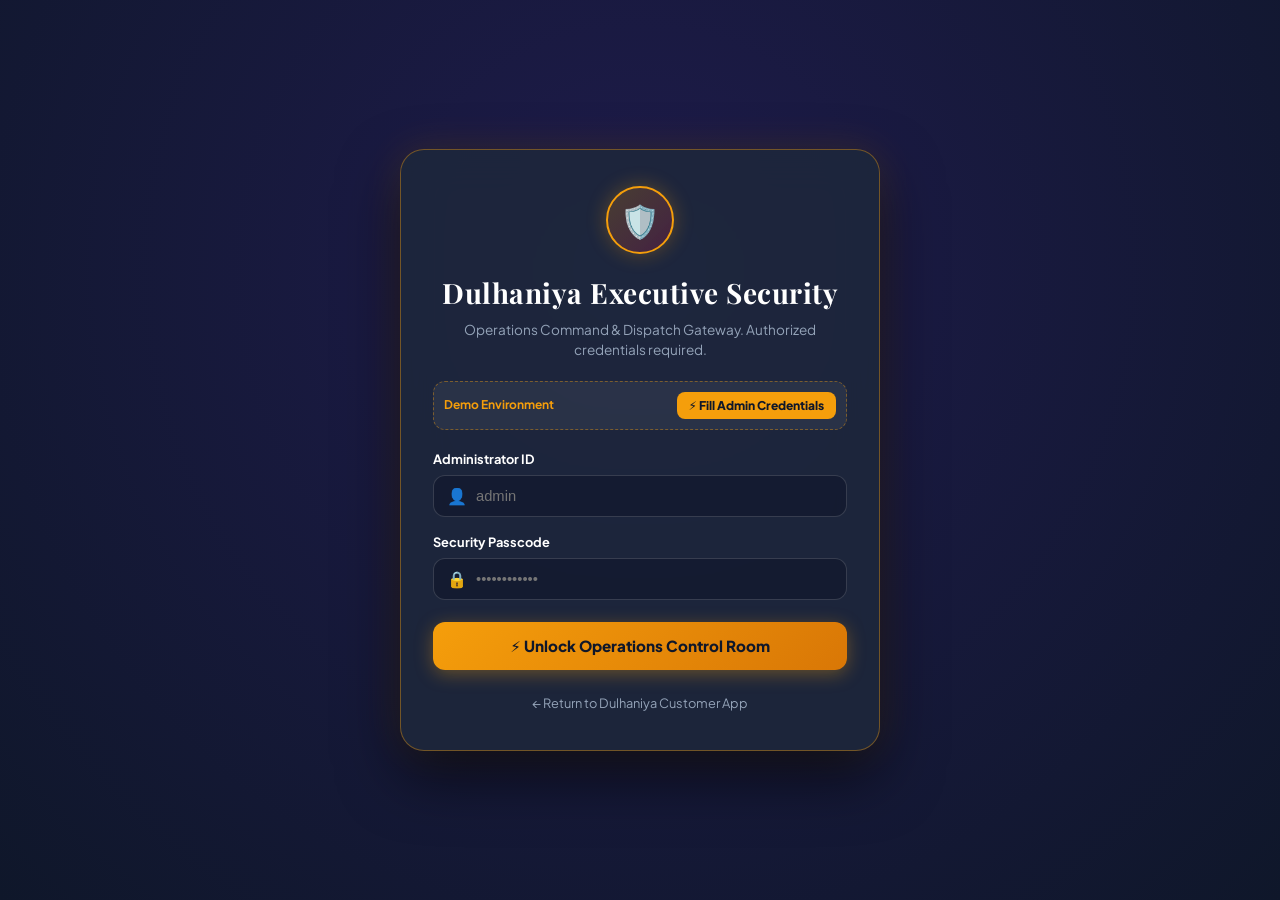
<file: public/admin.html>
<!DOCTYPE html>
<html lang="en">
<head>
  <meta charset="UTF-8" />
    <meta name="viewport" content="width=device-width, initial-scale=1.0, maximum-scale=5.0, viewport-fit=cover" />
  <meta name="format-detection" content="telephone=no" />
  <meta name="mobile-web-app-capable" content="yes" />
  <title>Dulhaniya Operations Command Suite - Enterprise Admin Portal</title>
  <meta name="description" content="Dulhaniya Executive Operations Command Suite and Dispatch Gateway. Authorized enterprise personnel only." />
  <meta name="author" content="Dulhaniya Technologies Private Limited" />
  <meta name="robots" content="noindex, nofollow" />
  <meta name="referrer" content="same-origin" />
  
  <link rel="preconnect" href="https://fonts.googleapis.com" />
  <link rel="preconnect" href="https://fonts.gstatic.com" crossorigin />
  <link href="https://fonts.googleapis.com/css2?family=Playfair+Display:ital,wght@0,600;0,700;0,900;1,600&family=Plus+Jakarta+Sans:wght@400;500;600;700;800&display=swap" rel="stylesheet" />

  <link rel="stylesheet" href="css/styles.css" />
  <style>
    body {
      background-color: var(--slate-100);
      font-family: 'Plus Jakarta Sans', system-ui, -apple-system, sans-serif;
    }
    .admin-top-bar {
      background: var(--slate-900);
      color: #fff;
      padding: 14px 28px;
      display: flex;
      justify-content: space-between;
      align-items: center;
      box-shadow: 0 4px 20px rgba(0,0,0,0.15);
      position: sticky;
      top: 0;
      z-index: 50;
    }
    .admin-brand {
      display: flex;
      align-items: center;
      gap: 12px;
      text-decoration: none;
      color: #fff;
    }
    .admin-brand h1 {
      font-family: 'Playfair Display', serif;
      font-size: 1.4rem;
      margin: 0;
      letter-spacing: 0.5px;
      background: linear-gradient(135deg, #fff 40%, var(--gold-light) 100%);
      -webkit-background-clip: text;
      -webkit-text-fill-color: transparent;
    }
    .admin-tag {
      font-size: 0.7rem;
      background: rgba(255,255,255,0.12);
      padding: 3px 8px;
      border-radius: 9999px;
      color: var(--gold-light);
      font-weight: 700;
      text-transform: uppercase;
      letter-spacing: 0.5px;
    }
    .admin-nav-links {
      display: flex;
      gap: 10px;
      align-items: center;
    }
    .btn-admin-nav {
      background: rgba(255,255,255,0.08);
      color: #fff;
      border: 1px solid rgba(255,255,255,0.15);
      padding: 7px 14px;
      border-radius: var(--radius-sm);
      font-size: 0.8rem;
      font-weight: 600;
      cursor: pointer;
      text-decoration: none;
      transition: all 0.2s ease;
    }
    .btn-admin-nav:hover {
      background: rgba(255,255,255,0.18);
      color: #fff;
    }
    .admin-container {
      max-width: 1400px;
      margin: 28px auto;
      padding: 0 20px 60px;
    }
  </style>
</head>
<body>

  <!-- Fullscreen Admin Security Lock Screen Overlay -->
  <div id="admin-lock-screen" style="display:none; position:fixed; top:0; left:0; width:100%; height:100%; background:radial-gradient(circle at 50% 30%, #1e1b4b 0%, #0f172a 100%); z-index:99999; align-items:center; justify-content:center; padding:20px; box-sizing:border-box;">
    <div style="width:100%; max-width:480px; background:rgba(30, 41, 59, 0.85); backdrop-filter:blur(20px); -webkit-backdrop-filter:blur(20px); border:1px solid rgba(245, 158, 11, 0.4); border-radius:24px; padding:36px 32px; box-shadow:0 25px 60px rgba(0,0,0,0.6), 0 0 40px rgba(245,158,11,0.15); color:#fff; text-align:center;">
      <div style="width:68px; height:68px; border-radius:50%; background:linear-gradient(135deg, rgba(245,158,11,0.2) 0%, rgba(157,23,77,0.3) 100%); border:2px solid var(--gold-light); display:flex; align-items:center; justify-content:center; margin:0 auto 18px; font-size:2rem; box-shadow:0 0 20px rgba(245,158,11,0.3);">
        🛡️
      </div>
      <h2 style="font-family:'Playfair Display',serif; font-size:1.75rem; margin-bottom:6px; color:#fff; letter-spacing:0.5px;">
        Dulhaniya Executive Security
      </h2>
      <p style="font-size:0.85rem; color:var(--slate-400); margin-bottom:20px;">
        Operations Command & Dispatch Gateway. Authorized credentials required.
      </p>

      <!-- 1-Click Test Fill Pill -->
      <div style="background:rgba(255,255,255,0.06); border:1px dashed rgba(245,158,11,0.4); border-radius:12px; padding:10px; margin-bottom:20px; display:flex; align-items:center; justify-content:space-between;">
        <span style="font-size:0.75rem; color:var(--gold-light); font-weight:700;">Demo Environment</span>
        <button type="button" onclick="Admin.fillTestCredentials()" style="background:var(--gold-light); color:#0f172a; font-size:0.75rem; font-weight:800; padding:6px 12px; border-radius:8px; border:none; cursor:pointer;">
          ⚡ Fill Admin Credentials
        </button>
      </div>

      <!-- Error / Notification Banner -->
      <div id="admin-lock-error" style="display:none; padding:10px 14px; border-radius:10px; font-size:0.82rem; font-weight:600; margin-bottom:16px; background:#7f1d1d; color:#fecaca; border:1px solid #ef4444;"></div>

      <!-- Lock Screen Form -->
      <form onsubmit="Admin.login(event)" style="text-align:left;">
        <div style="margin-bottom:16px;">
          <label style="display:block; font-size:0.8rem; font-weight:700; color:var(--slate-300); margin-bottom:6px;">Administrator ID</label>
          <div style="position:relative;">
            <span style="position:absolute; left:14px; top:50%; transform:translateY(-50%); color:var(--slate-400);">👤</span>
            <input type="text" id="admin-lock-user" required placeholder="admin" style="width:100%; box-sizing:border-box; padding:12px 14px 12px 42px; border:1px solid rgba(255,255,255,0.15); border-radius:12px; background:rgba(15,23,42,0.6); color:#fff; font-size:0.92rem; outline:none;" />
          </div>
        </div>

        <div style="margin-bottom:22px;">
          <label style="display:block; font-size:0.8rem; font-weight:700; color:var(--slate-300); margin-bottom:6px;">Security Passcode</label>
          <div style="position:relative;">
            <span style="position:absolute; left:14px; top:50%; transform:translateY(-50%); color:var(--slate-400);">🔒</span>
            <input type="password" id="admin-lock-pass" required placeholder="••••••••••••" style="width:100%; box-sizing:border-box; padding:12px 14px 12px 42px; border:1px solid rgba(255,255,255,0.15); border-radius:12px; background:rgba(15,23,42,0.6); color:#fff; font-size:0.92rem; outline:none;" />
          </div>
        </div>

        <button type="submit" id="btn-admin-unlock" style="width:100%; padding:14px; background:linear-gradient(135deg, #f59e0b 0%, #d97706 100%); color:#0f172a; font-weight:800; font-size:0.95rem; border:none; border-radius:12px; cursor:pointer; box-shadow:0 4px 18px rgba(245,158,11,0.35); transition:all 0.2s ease;">
          ⚡ Unlock Operations Control Room
        </button>

        <div style="text-align:center; margin-top:20px;">
          <a href="index.html" style="font-size:0.8rem; color:var(--slate-400); text-decoration:none;">
            ← Return to Dulhaniya Customer App
          </a>
        </div>
      </form>
    </div>
  </div>

  <!-- Admin Top Navigation Bar -->
  <header class="admin-top-bar">
    <div class="admin-brand">
      <svg width="24" height="24" viewBox="0 0 24 24" fill="none" stroke="var(--gold-light)" stroke-width="2">
        <path d="M12 2L2 7l10 5 10-5-10-5zM2 17l10 5 10-5M2 12l10 5 10-5"></path>
      </svg>
      <div>
        <h1>Dulhaniya Operations Command</h1>
        <div style="font-size:0.75rem; color:var(--slate-400);">Enterprise Field Service & Dispatch Management Suite</div>
      </div>
      <span class="admin-tag">Admin v2.4</span>
    </div>

    <div class="admin-nav-links">
      <a href="index.html" class="btn-admin-nav">← Back to Customer App</a>
      <button class="btn-admin-nav" onclick="Admin.init()">🔄 Sync Data</button>
      <button class="btn-admin-nav" onclick="Admin.exportBookingsCSV()">📥 Bookings CSV</button>
      <button class="btn-admin-nav" onclick="Admin.exportPayrollCSV()">💸 Payroll CSV</button>
      <button class="btn-admin-nav" style="background:rgba(239,68,68,0.2); border-color:rgba(239,68,68,0.4); color:#fca5a5;" onclick="Admin.logout()">🚪 Sign Out</button>
      <div style="display:flex; align-items:center; gap:8px; padding-left:12px; border-left:1px solid rgba(255,255,255,0.2);">
        <div style="width:32px; height:32px; border-radius:50%; background:var(--primary); color:#fff; display:flex; align-items:center; justify-content:center; font-weight:700; font-size:0.85rem;">
          OP
        </div>
        <div style="font-size:0.8rem; line-height:1.2;">
          <div style="font-weight:700;">Operations Director</div>
          <div style="font-size:0.7rem; color:var(--emerald);">● Online (Delhi Hub)</div>
        </div>
      </div>
    </div>
  </header>

  <!-- Main Admin Portal Content Container -->
  <main class="admin-container">
    <div id="admin-portal-content">
      <!-- Dynamically rendered by admin.js -->
      <div style="text-align:center; padding:80px 20px; color:var(--slate-500);">
        <div style="font-size:2.5rem; margin-bottom:12px;">⏳</div>
        <h3>Loading Dulhaniya Operations Command Room...</h3>
        <p style="font-size:0.9rem;">Connecting to dual REST APIs and local data stores...</p>
      </div>
    </div>
  </main>

  <!-- Modals Container (re-used from admin.js) -->
  <div class="modal-overlay" id="add-service-modal">
    <div class="modal-content">
      <div class="modal-header">
        <h3>Add New Service to Catalog</h3>
        <button class="btn-close" onclick="Admin.closeAddServiceModal()">✕</button>
      </div>
      <div class="modal-body">
        <form onsubmit="Admin.submitNewService(event)">
          <div style="margin-bottom:12px;">
            <label style="font-size:0.8rem; font-weight:700;">Service Title:</label>
            <input type="text" name="title" required placeholder="e.g. Diamond Radiance Peel Facial" style="width:100%; padding:8px; border:1px solid var(--slate-300); border-radius:var(--radius-sm);" />
          </div>
          <div style="margin-bottom:12px;">
            <label style="font-size:0.8rem; font-weight:700;">Category:</label>
            <select name="category_slug" style="width:100%; padding:8px; border:1px solid var(--slate-300); border-radius:var(--radius-sm);">
              <option value="bridal-wedding">Bridal & Wedding Glow</option>
              <option value="facials-cleanups">Facials & Skin Rituals</option>
              <option value="waxing">Waxing & Smooth Skin</option>
              <option value="mani-pedi">Manicure & Pedicure Spas</option>
              <option value="hair-care">Hair Care, Spa & Styling</option>
              <option value="bleach-detan">Bleach, Detan & Glow Packs</option>
              <option value="body-spa">Full Body Spa & Massages</option>
              <option value="groom-men">Groom & Men's Salon</option>
            </select>
          </div>
          <div style="margin-bottom:12px;">
            <label style="font-size:0.8rem; font-weight:700;">Subtitle:</label>
            <input type="text" name="subtitle" placeholder="Short benefit summary" style="width:100%; padding:8px; border:1px solid var(--slate-300); border-radius:var(--radius-sm);" />
          </div>
          <div style="display:grid; grid-template-columns:1fr 1fr 1fr; gap:10px; margin-bottom:12px;">
            <div>
              <label style="font-size:0.8rem; font-weight:700;">Duration (Mins):</label>
              <input type="number" name="duration_mins" value="60" style="width:100%; padding:8px; border:1px solid var(--slate-300); border-radius:var(--radius-sm);" />
            </div>
            <div>
              <label style="font-size:0.8rem; font-weight:700;">Regular Price (₹):</label>
              <input type="number" name="price" value="2499" style="width:100%; padding:8px; border:1px solid var(--slate-300); border-radius:var(--radius-sm);" />
            </div>
            <div>
              <label style="font-size:0.8rem; font-weight:700;">Offer Price (₹):</label>
              <input type="number" name="discounted_price" value="1799" style="width:100%; padding:8px; border:1px solid var(--slate-300); border-radius:var(--radius-sm);" />
            </div>
          </div>
          <div style="margin-bottom:12px;">
            <label style="font-size:0.8rem; font-weight:700;">BYO Product Labor Deduction (₹):</label>
            <input type="number" name="byo_product_discount" value="250" style="width:100%; padding:8px; border:1px solid var(--slate-300); border-radius:var(--radius-sm);" />
          </div>
          <div style="margin-bottom:12px;">
            <label style="font-size:0.8rem; font-weight:700;">Image URL:</label>
            <input type="url" name="image_url" placeholder="https://..." value="https://images.unsplash.com/photo-1512290900672-1f02e6462791?auto=format&fit=crop&w=700&q=80" style="width:100%; padding:8px; border:1px solid var(--slate-300); border-radius:var(--radius-sm);" />
          </div>
          <div style="margin-bottom:12px;">
            <label style="font-size:0.8rem; font-weight:700;">Description:</label>
            <textarea name="description" rows="2" style="width:100%; padding:8px; border:1px solid var(--slate-300); border-radius:var(--radius-sm);"></textarea>
          </div>
          <div style="display:flex; gap:16px; margin-bottom:16px;">
            <label><input type="checkbox" name="is_bridal_exclusive" /> Bridal Exclusive</label>
            <label><input type="checkbox" name="is_bestseller" checked /> Bestseller</label>
          </div>
          <button type="submit" class="btn-checkout" style="margin-top:0;">Save Service to Catalog</button>
        </form>
      </div>
    </div>
  </div>

  <!-- Scripts -->
  <script src="js/data.js"></script>
  <script src="js/tracker.js"></script>
  <script src="js/admin.js"></script>
  <script>
    // Toast notification shim for standalone admin page
    window.App = {
      showToast: function(msg) {
        let container = document.getElementById("toast-container");
        if (!container) {
          container = document.createElement("div");
          container.id = "toast-container";
          container.style.cssText = "position:fixed; bottom:24px; left:50%; transform:translateX(-50%); z-index:200; pointer-events:none;";
          document.body.appendChild(container);
        }
        const toast = document.createElement("div");
        toast.style.cssText = "background:rgba(15,23,42,0.95); color:#fff; padding:12px 24px; border-radius:9999px; font-size:0.9rem; font-weight:600; box-shadow:0 10px 25px rgba(0,0,0,0.3);";
        toast.textContent = msg;
        container.appendChild(toast);
        setTimeout(() => toast.remove(), 3200);
      },
      loadServices: function() {}
    };

    document.addEventListener("DOMContentLoaded", () => {
      Admin.init();
    });
  </script>
</body>
</html>
</file>
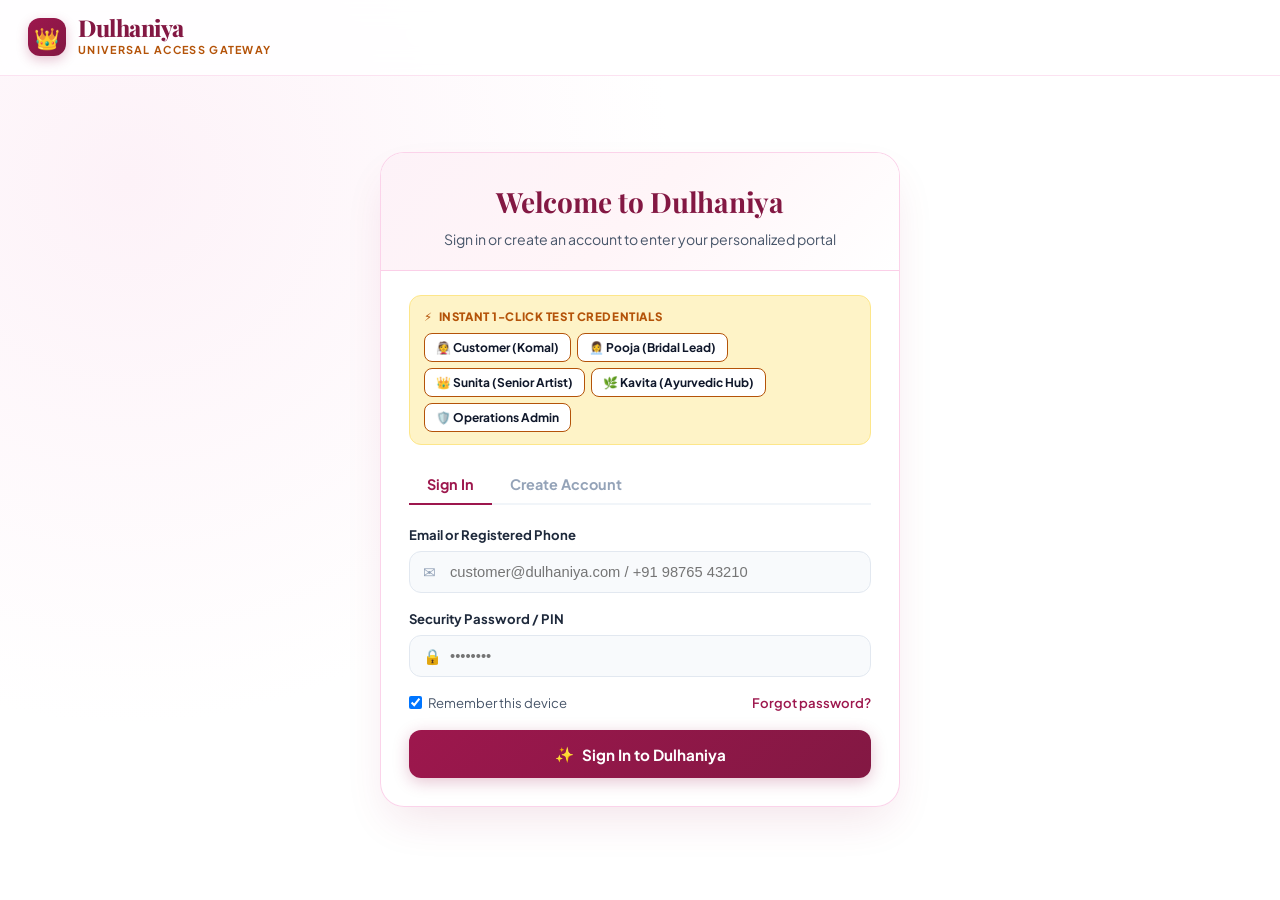
<file: public/login.html>
<!DOCTYPE html>
<html lang="en">
<head>
  <meta charset="UTF-8" />
  <meta name="viewport" content="width=device-width, initial-scale=1.0, maximum-scale=5.0, viewport-fit=cover" />
  <meta name="format-detection" content="telephone=no" />
  <meta name="theme-color" content="#9d174d" />
  <title>Universal Login & Sign Up - Dulhaniya™ Luxury Salon</title>
  <!-- Google Fonts -->
  <link rel="preconnect" href="https://fonts.googleapis.com" />
  <link rel="preconnect" href="https://fonts.gstatic.com" crossorigin />
  <link href="https://fonts.googleapis.com/css2?family=Playfair+Display:ital,wght@0,600;0,700;0,900;1,600&family=Plus+Jakarta+Sans:wght@400;500;600;700;800&display=swap" rel="stylesheet" />
  <!-- Main Stylesheet -->
  <link rel="stylesheet" href="css/styles.css" />
  <style>
    body.login-page-body {
      min-height: 100vh;
      display: flex;
      flex-direction: column;
      background: radial-gradient(circle at 10% 20%, #fdf2f8 0%, #fff 40%),
                  radial-gradient(circle at 90% 80%, #fef3c7 0%, #fff 50%),
                  #fdf2f8;
      font-family: 'Plus Jakarta Sans', system-ui, -apple-system, sans-serif;
      color: var(--slate-900);
      overflow-x: hidden;
    }
    .login-nav-header {
      padding: 16px 28px;
      display: flex;
      justify-content: space-between;
      align-items: center;
      background: rgba(255, 255, 255, 0.85);
      backdrop-filter: blur(12px);
      -webkit-backdrop-filter: blur(12px);
      border-bottom: 1px solid rgba(251, 207, 232, 0.6);
      position: sticky;
      top: 0;
      z-index: 40;
    }
    .login-brand-logo {
      display: flex;
      align-items: center;
      gap: 12px;
      text-decoration: none;
    }
    .login-brand-logo .crown-icon {
      width: 38px;
      height: 38px;
      background: linear-gradient(135deg, var(--primary) 0%, var(--primary-dark) 100%);
      color: #fff;
      border-radius: 12px;
      display: flex;
      align-items: center;
      justify-content: center;
      font-size: 1.3rem;
      box-shadow: 0 4px 12px rgba(157, 23, 77, 0.25);
    }
    .login-brand-title {
      font-family: 'Playfair Display', serif;
      font-size: 1.45rem;
      font-weight: 800;
      color: var(--primary-dark);
      letter-spacing: -0.02em;
      line-height: 1;
    }
    .login-brand-sub {
      font-size: 0.68rem;
      font-weight: 700;
      letter-spacing: 0.12em;
      text-transform: uppercase;
      color: var(--gold);
      margin-top: 3px;
    }
    .login-main-container {
      flex: 1;
      display: flex;
      align-items: center;
      justify-content: center;
      padding: 32px 16px 48px;
    }
    .login-card-wrapper {
      width: 100%;
      max-width: 520px;
      background: rgba(255, 255, 255, 0.96);
      backdrop-filter: blur(16px);
      -webkit-backdrop-filter: blur(16px);
      border: 1px solid rgba(251, 207, 232, 0.9);
      border-radius: 24px;
      box-shadow: 0 20px 45px -10px rgba(157, 23, 77, 0.12),
                  0 0 0 1px rgba(255, 255, 255, 0.8) inset;
      overflow: hidden;
    }
    .login-card-header {
      background: linear-gradient(135deg, #fdf2f8 0%, #fff5f8 50%, #fff 100%);
      padding: 28px 28px 20px;
      border-bottom: 1px solid var(--primary-border);
      text-align: center;
    }
    .login-card-header h1 {
      font-family: 'Playfair Display', serif;
      font-size: 1.75rem;
      color: var(--primary-dark);
      margin-bottom: 6px;
    }
    .login-card-header p {
      font-size: 0.88rem;
      color: var(--slate-600);
      margin: 0;
    }
    .login-card-body {
      padding: 24px 28px 28px;
    }
    .demo-credentials-banner {
      background: var(--gold-subtle);
      border: 1px solid var(--gold-border);
      border-radius: 12px;
      padding: 12px 14px;
      margin-bottom: 20px;
    }
    .demo-header-label {
      font-size: 0.72rem;
      text-transform: uppercase;
      font-weight: 800;
      letter-spacing: 0.05em;
      color: var(--gold);
      display: flex;
      align-items: center;
      gap: 6px;
      margin-bottom: 8px;
    }
    .demo-buttons-group {
      display: flex;
      gap: 6px;
      flex-wrap: wrap;
    }
    .btn-demo-fill {
      background: var(--white);
      border: 1px solid var(--gold);
      color: var(--slate-900);
      font-size: 0.75rem;
      font-weight: 700;
      padding: 6px 11px;
      border-radius: 8px;
      cursor: pointer;
      display: inline-flex;
      align-items: center;
      gap: 5px;
      transition: all 0.15s ease;
    }
    .btn-demo-fill:hover {
      background: var(--gold);
      color: #fff;
    }
    .mode-toggle-bar {
      display: flex;
      border-bottom: 2px solid var(--slate-100);
      margin-bottom: 20px;
    }
    .mode-toggle-tab {
      padding: 10px 18px;
      font-size: 0.9rem;
      font-weight: 700;
      color: var(--slate-400);
      border-bottom: 2px solid transparent;
      margin-bottom: -2px;
      background: none;
      border-top: none;
      border-left: none;
      border-right: none;
      cursor: pointer;
      transition: all 0.2s ease;
    }
    .mode-toggle-tab.active {
      color: var(--primary);
      border-bottom-color: var(--primary);
    }
    .account-type-card {
      border: 2px solid var(--slate-200);
      border-radius: 14px;
      padding: 14px 12px;
      text-align: center;
      cursor: pointer;
      background: var(--slate-50);
      transition: all 0.2s ease;
    }
    .account-type-card:hover {
      border-color: var(--primary-border);
      background: var(--white);
    }
    .account-type-card.active {
      border-color: var(--primary);
      background: var(--primary-subtle);
      box-shadow: 0 4px 12px rgba(157, 23, 77, 0.1);
    }
    .auth-input-group {
      margin-bottom: 16px;
    }
    .auth-input-group label {
      display: block;
      font-size: 0.82rem;
      font-weight: 700;
      color: var(--slate-800);
      margin-bottom: 6px;
    }
    .auth-input-wrapper {
      position: relative;
    }
    .auth-input-wrapper input,
    .auth-input-wrapper select {
      width: 100%;
      padding: 12px 14px 12px 40px;
      border: 1.5px solid var(--slate-200);
      border-radius: 12px;
      font-size: 0.92rem;
      color: var(--slate-900);
      background: var(--slate-50);
      transition: all 0.2s ease;
    }
    .auth-input-wrapper input:focus,
    .auth-input-wrapper select:focus {
      outline: none;
      border-color: var(--primary);
      background: var(--white);
      box-shadow: 0 0 0 3px rgba(157, 23, 77, 0.12);
    }
    .auth-input-icon {
      position: absolute;
      left: 14px;
      top: 50%;
      transform: translateY(-50%);
      color: var(--slate-400);
      pointer-events: none;
      display: flex;
      align-items: center;
    }
    .btn-submit-auth {
      width: 100%;
      padding: 14px;
      border: none;
      border-radius: 12px;
      background: linear-gradient(135deg, var(--primary) 0%, var(--primary-dark) 100%);
      color: #fff;
      font-size: 0.95rem;
      font-weight: 700;
      cursor: pointer;
      display: flex;
      align-items: center;
      justify-content: center;
      gap: 8px;
      box-shadow: 0 4px 16px rgba(157, 23, 77, 0.25);
      transition: all 0.2s ease;
    }
    .btn-submit-auth:hover {
      transform: translateY(-1px);
      box-shadow: 0 6px 20px rgba(157, 23, 77, 0.35);
    }
    .btn-submit-auth:disabled {
      opacity: 0.7;
      cursor: not-allowed;
      transform: none;
    }
  </style>
</head>
<body class="login-page-body">
  <!-- Header Navigation -->
  <header class="login-nav-header">
    <a href="index.html" class="login-brand-logo">
      <div class="crown-icon">👑</div>
      <div>
        <div class="login-brand-title">Dulhaniya</div>
        <div class="login-brand-sub">Universal Access Gateway</div>
      </div>
    </a>
    <a href="index.html" class="btn-secondary" style="font-size:0.82rem; padding:6px 14px; text-decoration:none;">
      ← Return to Showcase
    </a>
  </header>
  <!-- Main Login Card Area -->
  <main class="login-main-container">
    <div class="login-card-wrapper">
      <!-- Card Header -->
      <div class="login-card-header">
        <h1 id="auth-page-title">Welcome to Dulhaniya</h1>
        <p id="auth-page-desc">Sign in or create an account to enter your personalized portal</p>
      </div>
      <!-- Card Body -->
      <div class="login-card-body">
        <!-- 1-Click Test Credentials Quick Bar -->
        <div class="demo-credentials-banner">
          <div class="demo-header-label">
            <span>⚡</span> Instant 1-Click Test Credentials
          </div>
          <div class="demo-buttons-group">
            <button type="button" class="btn-demo-fill" onclick="LoginPage.quickFill('customer')">
              👰 Customer (Komal)
            </button>
            <button type="button" class="btn-demo-fill" onclick="LoginPage.quickFill('partner')">
              👩‍💼 Pooja (Bridal Lead)
            </button>
            <button type="button" class="btn-demo-fill" onclick="LoginPage.quickFill('sunita')" title="Persona 4: Senior Bridal & Waxing Specialist">
              👑 Sunita (Senior Artist)
            </button>
            <button type="button" class="btn-demo-fill" onclick="LoginPage.quickFill('kavita')" title="Persona 5: Ayurvedic Specialist, Bengaluru Hub">
              🌿 Kavita (Ayurvedic Hub)
            </button>
            <button type="button" class="btn-demo-fill" onclick="LoginPage.quickFill('admin')">
              🛡️ Operations Admin
            </button>
          </div>
        </div>
        <!-- Mode Toggle: Sign In vs Create Account -->
        <div class="mode-toggle-bar" id="auth-mode-toggle-bar">
          <button type="button" class="mode-toggle-tab active" id="mode-tab-signin" onclick="LoginPage.setMode('signin')">
            Sign In
          </button>
          <button type="button" class="mode-toggle-tab" id="mode-tab-register" onclick="LoginPage.setMode('register')">
            Create Account
          </button>
        </div>
        <!-- Notification / Error Box -->
        <div id="auth-feedback-box" style="display:none; padding:10px 14px; border-radius:10px; font-size:0.85rem; font-weight:600; margin-bottom:16px;"></div>
        <!-- ================= FORM 1: UNIFIED SIGN IN ================= -->
        <form id="form-unified-signin" onsubmit="LoginPage.submitLogin(event)">
          <div class="auth-input-group">
            <label for="login-email">Email or Registered Phone</label>
            <div class="auth-input-wrapper">
              <span class="auth-input-icon">✉️</span>
              <input type="text" id="login-email" required placeholder="customer@dulhaniya.com / +91 98765 43210" autocomplete="username" />
            </div>
          </div>
          <div class="auth-input-group">
            <label for="login-password">Security Password / PIN</label>
            <div class="auth-input-wrapper">
              <span class="auth-input-icon">🔒</span>
              <input type="password" id="login-password" required placeholder="••••••••" autocomplete="current-password" />
            </div>
          </div>
          <div style="display:flex; justify-content:space-between; align-items:center; font-size:0.82rem; margin-bottom:18px;">
            <label style="display:flex; align-items:center; gap:6px; cursor:pointer;">
              <input type="checkbox" id="login-remember" checked />
              <span style="color:var(--slate-600);">Remember this device</span>
            </label>
            <a href="javascript:void(0)" onclick="LoginPage.showForgotPassword()" style="color:var(--primary); font-weight:600; text-decoration:none;">Forgot password?</a>
          </div>
          <button type="submit" class="btn-submit-auth" id="btn-submit-login">
            <span>✨</span> Sign In to Dulhaniya
          </button>
        </form>
        <!-- ================= FORM 2: UNIFIED SIGN UP (SAME FOR CUSTOMER & PARTNER) ================= -->
        <form id="form-unified-register" style="display:none;" onsubmit="LoginPage.submitRegister(event)">
          <!-- Role Selection Cards -->
          <div class="auth-input-group">
            <label style="font-weight:700; margin-bottom:8px; display:block;">Select Your Account Type</label>
            <div style="display:grid; grid-template-columns:1fr 1fr; gap:10px; margin-bottom:14px;">
              <label class="account-type-card active" id="page-card-customer" onclick="LoginPage.setRole('customer')">
                <input type="radio" name="page-reg-role" value="customer" checked style="display:none;" />
                <div style="font-size:1.5rem; margin-bottom:4px;">👰</div>
                <div style="font-weight:800; font-size:0.9rem; color:var(--primary-dark);">Customer / Bride</div>
                <div style="font-size:0.72rem; color:var(--slate-500); margin-top:2px;">Book beauty & bridal rituals</div>
              </label>
              <label class="account-type-card" id="page-card-partner" onclick="LoginPage.setRole('partner')">
                <input type="radio" name="page-reg-role" value="partner" style="display:none;" />
                <div style="font-size:1.5rem; margin-bottom:4px;">👩‍💼</div>
                <div style="font-weight:800; font-size:0.9rem; color:var(--primary-dark);">Beauty Partner</div>
                <div style="font-size:0.72rem; color:var(--slate-500); margin-top:2px;">Provide rituals & earn 75% payout</div>
              </label>
            </div>
          </div>
          <div class="auth-input-group">
            <label for="reg-name">Legal Full Name</label>
            <div class="auth-input-wrapper">
              <span class="auth-input-icon">👤</span>
              <input type="text" id="reg-name" required placeholder="e.g. Priya Sharma" />
            </div>
          </div>
          <div style="display:grid; grid-template-columns:1fr 1fr; gap:12px;">
            <div class="auth-input-group">
              <label for="reg-phone">Phone Number</label>
              <div class="auth-input-wrapper">
                <span class="auth-input-icon">📱</span>
                <input type="tel" id="reg-phone" required placeholder="+91 98765 43210" />
              </div>
            </div>
            <div class="auth-input-group">
              <label for="reg-city">City / Metro</label>
              <div class="auth-input-wrapper">
                <span class="auth-input-icon">📍</span>
                <select id="reg-city" style="padding-left:36px;">
                  <option value="New Delhi">New Delhi</option>
                  <option value="Gurugram">Gurugram</option>
                  <option value="Noida">Noida</option>
                  <option value="Mumbai">Mumbai</option>
                  <option value="Bengaluru">Bengaluru</option>
                  <option value="Hyderabad">Hyderabad</option>
                  <option value="Jaipur">Jaipur</option>
                  <option value="Chandigarh">Chandigarh</option>
                </select>
              </div>
            </div>
          </div>
          <div class="auth-input-group">
            <label for="reg-email">Email Address</label>
            <div class="auth-input-wrapper">
              <span class="auth-input-icon">✉️</span>
              <input type="email" id="reg-email" required placeholder="priya@example.com" />
            </div>
          </div>
          <div class="auth-input-group">
            <label for="reg-password">Create Password</label>
            <div class="auth-input-wrapper">
              <span class="auth-input-icon">🔒</span>
              <input type="password" id="reg-password" required placeholder="Minimum 6 characters" minlength="6" />
            </div>
          </div>
          <!-- Dynamic Partner Fields -->
          <div id="page-partner-extra-fields" style="display:none; background:var(--primary-subtle); padding:14px; border-radius:14px; border:1px solid var(--primary-border); margin-bottom:16px;">
            <div style="font-size:0.78rem; font-weight:800; color:var(--primary-dark); margin-bottom:8px; text-transform:uppercase;">
              ⭐ Specialist Artistry Details
            </div>
            <div class="auth-input-group" style="margin-bottom:10px;">
              <label for="reg-specialty">Primary Artistry / Skill</label>
              <select id="reg-specialty" class="search-box" style="width:100%; padding:9px 12px; font-size:0.85rem; border-radius:8px;">
                <option value="Bridal Makeup & Hair Styling">Bridal Makeup & Hair Styling</option>
                <option value="Ayurvedic Facials & Skin Radiance">Ayurvedic Facials & Skin Radiance</option>
                <option value="Liposoluble Waxing & Threading">Liposoluble Waxing & Threading</option>
                <option value="Royal Rajasthani Mehndi">Royal Rajasthani Mehndi</option>
                <option value="All-Rounder Luxury Salon Specialist">All-Rounder Luxury Salon Specialist</option>
              </select>
            </div>
            <div class="auth-input-group" style="margin-bottom:0;">
              <label for="reg-exp">Professional Experience</label>
              <select id="reg-exp" class="search-box" style="width:100%; padding:9px 12px; font-size:0.85rem; border-radius:8px;">
                <option value="1-2 Years">1-2 Years</option>
                <option value="3-5 Years" selected>3-5 Years</option>
                <option value="5-8 Years">5-8 Years</option>
                <option value="8+ Years Master Artist">8+ Years Master Artist</option>
              </select>
            </div>
          </div>
          <button type="submit" class="btn-submit-auth" id="btn-submit-register">
            <span>👑</span> Create Customer Account & Explore Rituals
          </button>
        </form>
      </div>
    </div>
  </main>
  <!-- Application Scripts -->
  <script src="js/data.js"></script>
  <script>
    const LoginPage = {
      mode: 'signin', // 'signin' or 'register'
      selectedRole: 'customer', // 'customer' or 'partner'
      init() {
        const params = new URLSearchParams(window.location.search);
        const modeParam = params.get('mode');
        const roleParam = params.get('role');
        if (modeParam === 'register') {
          this.setMode('register');
        }
        if (roleParam === 'partner') {
          this.setRole('partner');
        }
      },
      setMode(newMode) {
        this.mode = newMode;
        document.getElementById('mode-tab-signin').classList.toggle('active', newMode === 'signin');
        document.getElementById('mode-tab-register').classList.toggle('active', newMode === 'register');
        const formSignin = document.getElementById('form-unified-signin');
        const formRegister = document.getElementById('form-unified-register');
        if (newMode === 'signin') {
          formSignin.style.display = 'block';
          formRegister.style.display = 'none';
          document.getElementById('auth-page-title').textContent = "Welcome to Dulhaniya";
          document.getElementById('auth-page-desc').textContent = "Sign in with your email or phone to access your account";
        } else {
          formSignin.style.display = 'none';
          formRegister.style.display = 'block';
          document.getElementById('auth-page-title').textContent = "Create Your Account";
          document.getElementById('auth-page-desc').textContent = "Join as a Customer or registered Beauty Partner Specialist";
        }
        this.clearFeedback();
      },
      setRole(role) {
        this.selectedRole = role;
        document.getElementById('page-card-customer').classList.toggle('active', role === 'customer');
        document.getElementById('page-card-partner').classList.toggle('active', role === 'partner');
        const partnerFields = document.getElementById('page-partner-extra-fields');
        const btnSubmit = document.getElementById('btn-submit-register');
        if (role === 'partner') {
          partnerFields.style.display = 'block';
          btnSubmit.innerHTML = '<span>👩‍💼</span> Register as Beauty Specialist Partner';
        } else {
          partnerFields.style.display = 'none';
          btnSubmit.innerHTML = '<span>👑</span> Create Customer Account & Explore Rituals';
        }
      },
      quickFill(role) {
        this.setMode('signin');
        const emailInput = document.getElementById('login-email');
        const passInput = document.getElementById('login-password');
        if (role === 'customer') {
emailInput.value = 'customer@dulhaniya.com';
passInput.value = 'customer123';
this.showFeedback('👰 Loaded Demo Customer: Komal Singhania (Saket)', 'info');
} else if (role === 'partner') {
emailInput.value = 'partner@dulhaniya.com';
passInput.value = 'partner123';
this.showFeedback('👩‍💼 Loaded Demo Partner: Pooja Sharma (Specialist)', 'info');
} else if (role === 'sunita') {
emailInput.value = 'sunita@dulhaniya.com';
passInput.value = 'partner123';
this.showFeedback('👑 Loaded Persona 4: Sunita Verma (Senior Bridal Specialist, 75% Payout)', 'info');
} else if (role === 'kavita') {
emailInput.value = 'kavita@dulhaniya.com';
passInput.value = 'partner123';
this.showFeedback('🌿 Loaded Persona 5: Kavita Rao (Ayurvedic Specialist, Bengaluru Hub)', 'info');
} else if (role === 'admin') {
          emailInput.value = 'admin';
          passInput.value = 'dulhaniya@royal2026';
          this.showFeedback('🛡️ Loaded Demo Admin: Master Operations Key', 'info');
        }
      },
      showFeedback(msg, type = 'error') {
        const box = document.getElementById('auth-feedback-box');
        box.style.display = 'block';
        if (type === 'error') {
          box.style.background = '#fef2f2';
          box.style.color = '#b91c1c';
          box.style.border = '1px solid #fecaca';
        } else if (type === 'success') {
          box.style.background = '#ecfdf5';
          box.style.color = '#047857';
          box.style.border = '1px solid #a7f3d0';
        } else {
          box.style.background = '#eff6ff';
          box.style.color = '#1d4ed8';
          box.style.border = '1px solid #bfdbfe';
        }
        box.textContent = msg;
      },
      clearFeedback() {
        const box = document.getElementById('auth-feedback-box');
        box.style.display = 'none';
      },
      async submitLogin(event) {
        event.preventDefault();
        const ident = document.getElementById('login-email').value.trim();
        const pass = document.getElementById('login-password').value;
        const btn = document.getElementById('btn-submit-login');
        btn.disabled = true;
        btn.textContent = "Verifying...";
        try {
          const res = await DulhaniyaAPI.login(ident, pass);
          if (res.success && res.user) {
            this.showFeedback(`🎉 Welcome, ${res.user.name}! Redirecting to your portal...`, "success");
            setTimeout(() => {
              if (res.user.role === 'partner') {
                window.location.href = 'index.html?view=partner';
              } else if (res.user.role === 'admin') {
                window.location.href = 'admin.html';
              } else {
                window.location.href = 'index.html';
              }
            }, 600);
          } else {
            this.showFeedback(res.error || "Invalid credentials. Please check your email/phone or use the 1-click test buttons.", "error");
            btn.disabled = false;
            btn.innerHTML = '<span>✨</span> Sign In to Dulhaniya';
          }
        } catch (err) {
          this.showFeedback("Authentication error: " + err.message, "error");
          btn.disabled = false;
          btn.innerHTML = '<span>✨</span> Sign In to Dulhaniya';
        }
      },
      async submitRegister(event) {
        event.preventDefault();
        const role = this.selectedRole;
        const name = document.getElementById('reg-name').value.trim();
        const phone = document.getElementById('reg-phone').value.trim();
        const email = document.getElementById('reg-email').value.trim();
        const password = document.getElementById('reg-password').value;
        const city = document.getElementById('reg-city').value;
        const payload = { name, phone, email, password, city, role };
        if (role === 'partner') {
          payload.specialty = document.getElementById('reg-specialty').value;
          payload.experience_years = document.getElementById('reg-exp').value;
        }
        const btn = document.getElementById('btn-submit-register');
        btn.disabled = true;
        btn.textContent = "Creating Account...";
        try {
          const res = await DulhaniyaAPI.register(payload);
          if (res.success && res.user) {
            this.showFeedback(`🎉 Account created! Welcome, ${res.user.name}. Redirecting...`, "success");
            setTimeout(() => {
              if (res.user.role === 'partner') {
                window.location.href = 'index.html?view=partner';
              } else {
                window.location.href = 'index.html';
              }
            }, 600);
          } else {
            this.showFeedback(res.error || "Registration failed. Try again.", "error");
            btn.disabled = false;
            btn.textContent = role === 'partner' ? 'Register as Beauty Specialist Partner' : 'Create Customer Account';
          }
        } catch (err) {
          this.showFeedback("Registration error: " + err.message, "error");
          btn.disabled = false;
        }
      },
      showForgotPassword() {
        this.showFeedback("For password recovery or test evaluation, click 'Test as Customer' or 'Test as Partner' above to log in instantly.", "info");
      }
    };
    document.addEventListener('DOMContentLoaded', () => LoginPage.init());
  </script>
</body>
</html>
</file>
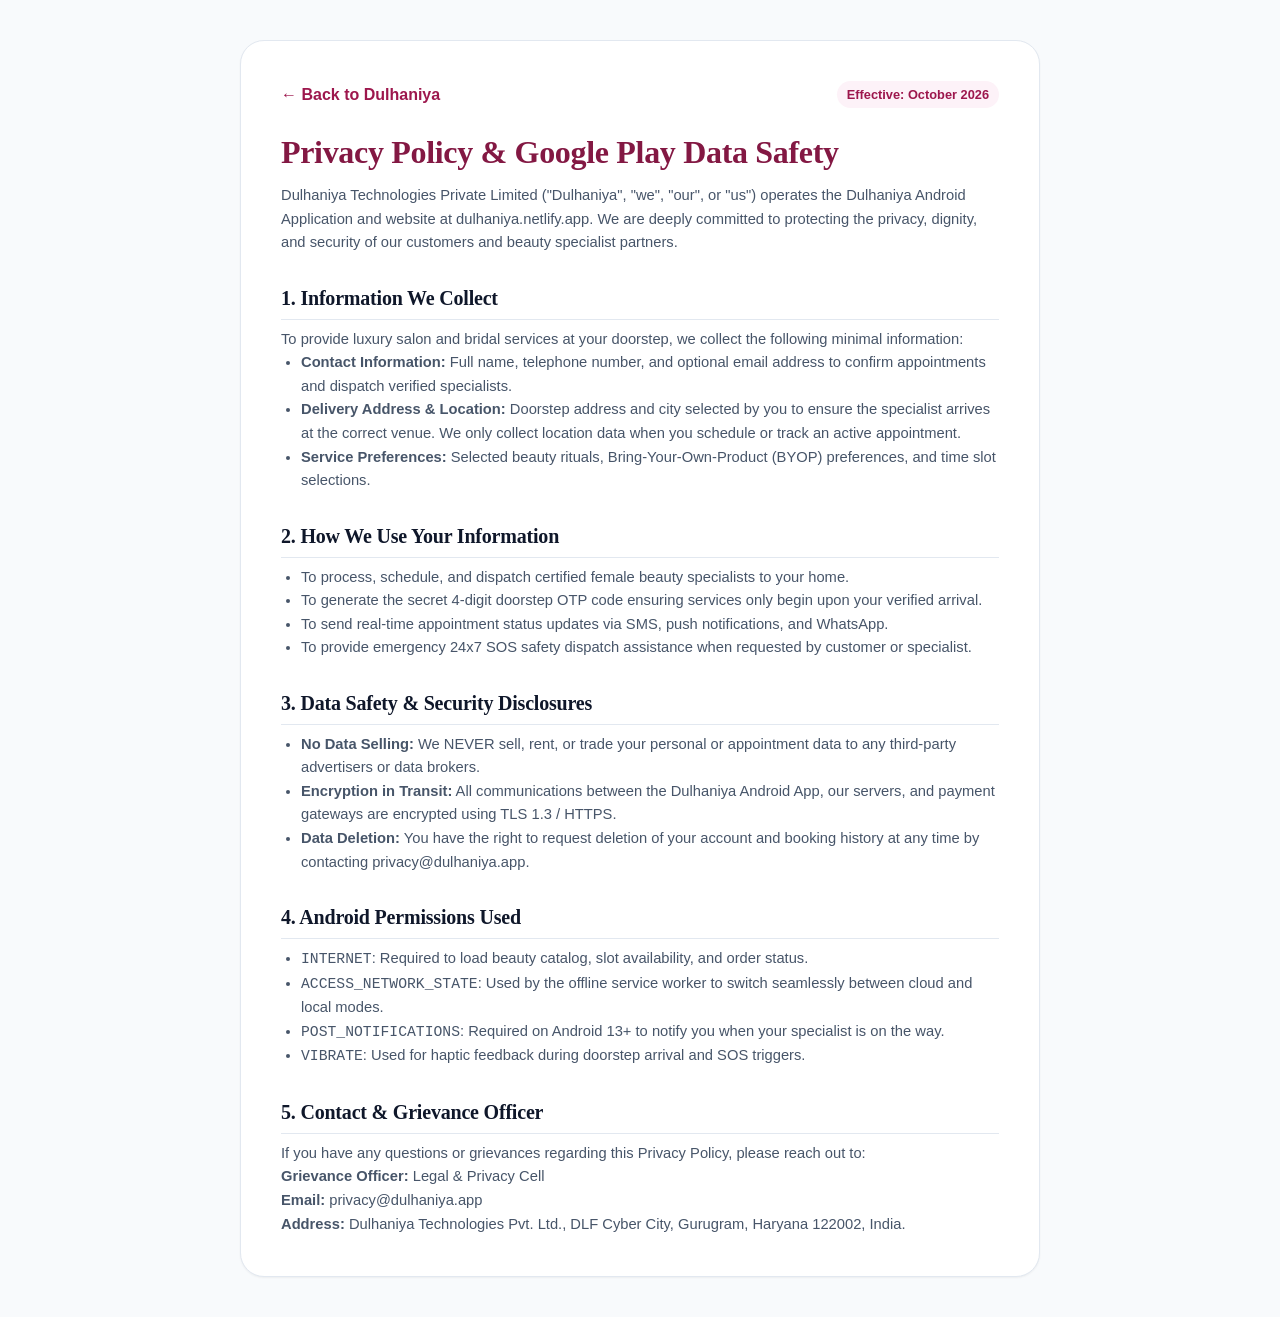
<file: public/privacy.html>
<!DOCTYPE html>
<html lang="en">
<head>
  <meta charset="UTF-8" />
  <meta name="viewport" content="width=device-width, initial-scale=1.0, maximum-scale=5.0, viewport-fit=cover" />
  <title>Privacy Policy - Dulhaniya™ Luxury Salon & Bridal at Home</title>
  <meta name="description" content="Official Privacy Policy and Data Safety disclosures for Dulhaniya Android Application and Web Platform." />
  <link rel="stylesheet" href="css/styles.css" />
  <style>
    body { background-color: var(--slate-50); color: var(--slate-800); padding: 40px 20px; font-family: 'Plus Jakarta Sans', sans-serif; }
    .privacy-card { max-width: 800px; margin: 0 auto; background: #fff; padding: 40px; border-radius: var(--radius-xl); border: 1px solid var(--slate-200); box-shadow: var(--shadow-sm); }
    h1 { color: var(--primary-dark); font-family: 'Playfair Display', serif; font-size: 2rem; margin-bottom: 8px; }
    h2 { color: var(--slate-900); font-size: 1.25rem; margin-top: 28px; margin-bottom: 8px; border-bottom: 1px solid var(--slate-200); padding-bottom: 6px; }
    p, li { font-size: 0.92rem; line-height: 1.6; color: var(--slate-600); }
    ul { padding-left: 20px; }
    .badge-date { font-size: 0.8rem; background: var(--primary-subtle); color: var(--primary); font-weight: 700; padding: 4px 10px; border-radius: 20px; }
  </style>
</head>
<body>

  <main class="privacy-card">
    <div style="display:flex; justify-content:space-between; align-items:center; margin-bottom: 20px;">
      <a href="index.html" style="color:var(--primary); text-decoration:none; font-weight:700;">← Back to Dulhaniya</a>
      <span class="badge-date">Effective: October 2026</span>
    </div>

    <h1>Privacy Policy & Google Play Data Safety</h1>
    <p>Dulhaniya Technologies Private Limited ("Dulhaniya", "we", "our", or "us") operates the Dulhaniya Android Application and website at <a href="https://dulhaniya.netlify.app/">dulhaniya.netlify.app</a>. We are deeply committed to protecting the privacy, dignity, and security of our customers and beauty specialist partners.</p>

    <h2>1. Information We Collect</h2>
    <p>To provide luxury salon and bridal services at your doorstep, we collect the following minimal information:</p>
    <ul>
      <li><strong>Contact Information:</strong> Full name, telephone number, and optional email address to confirm appointments and dispatch verified specialists.</li>
      <li><strong>Delivery Address & Location:</strong> Doorstep address and city selected by you to ensure the specialist arrives at the correct venue. We only collect location data when you schedule or track an active appointment.</li>
      <li><strong>Service Preferences:</strong> Selected beauty rituals, Bring-Your-Own-Product (BYOP) preferences, and time slot selections.</li>
    </ul>

    <h2>2. How We Use Your Information</h2>
    <ul>
      <li>To process, schedule, and dispatch certified female beauty specialists to your home.</li>
      <li>To generate the secret 4-digit doorstep OTP code ensuring services only begin upon your verified arrival.</li>
      <li>To send real-time appointment status updates via SMS, push notifications, and WhatsApp.</li>
      <li>To provide emergency 24x7 SOS safety dispatch assistance when requested by customer or specialist.</li>
    </ul>

    <h2>3. Data Safety & Security Disclosures</h2>
    <ul>
      <li><strong>No Data Selling:</strong> We NEVER sell, rent, or trade your personal or appointment data to any third-party advertisers or data brokers.</li>
      <li><strong>Encryption in Transit:</strong> All communications between the Dulhaniya Android App, our servers, and payment gateways are encrypted using TLS 1.3 / HTTPS.</li>
      <li><strong>Data Deletion:</strong> You have the right to request deletion of your account and booking history at any time by contacting <a href="mailto:privacy@dulhaniya.app">privacy@dulhaniya.app</a>.</li>
    </ul>

    <h2>4. Android Permissions Used</h2>
    <ul>
      <li><code>INTERNET</code>: Required to load beauty catalog, slot availability, and order status.</li>
      <li><code>ACCESS_NETWORK_STATE</code>: Used by the offline service worker to switch seamlessly between cloud and local modes.</li>
      <li><code>POST_NOTIFICATIONS</code>: Required on Android 13+ to notify you when your specialist is on the way.</li>
      <li><code>VIBRATE</code>: Used for haptic feedback during doorstep arrival and SOS triggers.</li>
    </ul>

    <h2>5. Contact & Grievance Officer</h2>
    <p>If you have any questions or grievances regarding this Privacy Policy, please reach out to:</p>
    <p><strong>Grievance Officer:</strong> Legal & Privacy Cell<br />
    <strong>Email:</strong> privacy@dulhaniya.app<br />
    <strong>Address:</strong> Dulhaniya Technologies Pvt. Ltd., DLF Cyber City, Gurugram, Haryana 122002, India.</p>
  </main>

</body>
</html>
</file>
<file: public/css/styles.css>
/* ==========================================================================
   Dulhaniya - Luxury Salon & Bridal Studio at Home
   Modern, Responsive, High-Performance Design System
   ========================================================================== */

:root {
  --primary: #9d174d;          /* Royal Bridal Magenta */
  --primary-dark: #831843;     /* Deep Velvet Crimson */
  --primary-light: #be185d;    /* Vibrant Rose */
  --primary-subtle: #fdf2f8;   /* Soft Rose Tint */
  --primary-border: #fbcfe8;

  --gold: #b45309;             /* Royal Gold */
  --gold-light: #f59e0b;       /* Warm Champagne Gold */
  --gold-subtle: #fef3c7;      /* Pale Gold Tint */
  --gold-border: #fde68a;

  --emerald: #059669;          /* Safety & Verified Green */
  --emerald-subtle: #ecfdf5;

  --slate-900: #0f172a;        /* Deep Charcoal Text */
  --slate-800: #1e293b;
  --slate-600: #475569;
  --slate-400: #94a3b8;
  --slate-200: #e2e8f0;
  --slate-100: #f1f5f9;
  --slate-50:  #f8fafc;
  --white:     #ffffff;

  --font-serif: 'Playfair Display', Georgia, serif;
  --font-sans: -apple-system, BlinkMacSystemFont, 'Segoe UI', Roboto, Helvetica, Arial, sans-serif;

  --shadow-sm: 0 1px 2px 0 rgba(0, 0, 0, 0.05);
  --shadow-md: 0 4px 6px -1px rgba(0, 0, 0, 0.1), 0 2px 4px -2px rgba(0, 0, 0, 0.1);
  --shadow-lg: 0 10px 15px -3px rgba(0, 0, 0, 0.1), 0 4px 6px -4px rgba(0, 0, 0, 0.1);
  --shadow-xl: 0 20px 25px -5px rgba(0, 0, 0, 0.1), 0 8px 10px -6px rgba(0, 0, 0, 0.1);
  --shadow-rose: 0 10px 25px -5px rgba(157, 23, 77, 0.25);

  --radius-sm: 8px;
  --radius-md: 12px;
  --radius-lg: 18px;
  --radius-xl: 24px;
  --radius-full: 9999px;

  --transition-fast: 0.15s ease;
  --transition-normal: 0.25s ease;
}

* {
  box-sizing: border-box;
  margin: 0;
  padding: 0;
}

body {
  font-family: var(--font-sans);
  background-color: var(--slate-50);
  color: var(--slate-900);
  line-height: 1.5;
  -webkit-font-smoothing: antialiased;
  overflow-x: hidden;
}

/* Typography Helpers */
h1, h2, h3, .brand-font {
  font-family: var(--font-serif);
  font-weight: 700;
  letter-spacing: -0.01em;
}

a {
  color: inherit;
  text-decoration: none;
}

button {
  cursor: pointer;
  font-family: inherit;
  border: none;
  background: none;
  transition: all var(--transition-fast);
}

/* ================= Top Banner ================= */
.top-announcement {
  background: linear-gradient(90deg, #831843, #be123c, #b45309);
  color: var(--white);
  padding: 8px 16px;
  font-size: 0.85rem;
  font-weight: 500;
  display: flex;
  justify-content: space-between;
  align-items: center;
  position: relative;
  z-index: 50;
}

.top-announcement .banner-content {
  display: flex;
  align-items: center;
  gap: 8px;
  margin: 0 auto;
}

.top-announcement .tag {
  background: rgba(255, 255, 255, 0.25);
  padding: 2px 8px;
  border-radius: var(--radius-full);
  font-size: 0.75rem;
  font-weight: 700;
  letter-spacing: 0.5px;
}

/* ================= Header Navigation ================= */
.header-nav {
  background: var(--white);
  border-bottom: 1px solid var(--slate-200);
  position: sticky;
  top: 0;
  z-index: 40;
  box-shadow: var(--shadow-sm);
}

.nav-container {
  max-width: 1280px;
  margin: 0 auto;
  padding: 12px 20px;
  display: flex;
  align-items: center;
  justify-content: space-between;
  gap: 20px;
}

.brand-wrapper {
  display: flex;
  align-items: center;
  gap: 10px;
  text-decoration: none;
}

.brand-icon {
  width: 44px;
  height: 44px;
  background: linear-gradient(135deg, var(--primary), var(--gold));
  border-radius: var(--radius-md);
  display: flex;
  align-items: center;
  justify-content: center;
  color: var(--white);
  box-shadow: 0 4px 10px rgba(157, 23, 77, 0.3);
}

.brand-text h1 {
  font-size: 1.55rem;
  line-height: 1.1;
  color: var(--primary-dark);
}

.brand-text span {
  font-size: 0.72rem;
  font-weight: 600;
  color: var(--gold);
  letter-spacing: 1px;
  text-transform: uppercase;
  display: block;
}

.location-picker {
  display: flex;
  align-items: center;
  gap: 6px;
  background: var(--slate-100);
  padding: 8px 14px;
  border-radius: var(--radius-full);
  font-size: 0.85rem;
  font-weight: 500;
  color: var(--slate-800);
  border: 1px solid var(--slate-200);
  cursor: pointer;
}

.location-picker:hover {
  background: var(--primary-subtle);
  border-color: var(--primary-border);
}

.search-box-wrapper {
  flex: 1;
  max-width: 420px;
  position: relative;
}

.search-box {
  width: 100%;
  padding: 10px 16px 10px 42px;
  border-radius: var(--radius-full);
  border: 1.5px solid var(--slate-200);
  background: var(--slate-50);
  font-size: 0.9rem;
  transition: all var(--transition-fast);
}

.search-box:focus {
  outline: none;
  background: var(--white);
  border-color: var(--primary);
  box-shadow: 0 0 0 4px rgba(157, 23, 77, 0.1);
}

.search-icon-pos {
  position: absolute;
  left: 14px;
  top: 50%;
  transform: translateY(-50%);
  color: var(--slate-400);
  pointer-events: none;
}

.nav-actions {
  display: flex;
  align-items: center;
  gap: 12px;
}

.mode-pills {
  display: flex;
  background: var(--slate-100);
  padding: 3px;
  border-radius: var(--radius-full);
  border: 1px solid var(--slate-200);
}

.mode-btn {
  padding: 6px 14px;
  font-size: 0.8rem;
  font-weight: 600;
  border-radius: var(--radius-full);
  color: var(--slate-600);
  transition: all var(--transition-fast);
}

.mode-btn.active {
  background: var(--white);
  color: var(--primary);
  box-shadow: var(--shadow-sm);
}

.cart-btn {
  display: flex;
  align-items: center;
  gap: 8px;
  background: linear-gradient(135deg, var(--primary), var(--primary-dark));
  color: var(--white);
  padding: 9px 18px;
  border-radius: var(--radius-full);
  font-weight: 600;
  font-size: 0.9rem;
  box-shadow: var(--shadow-rose);
  position: relative;
}

.cart-btn:hover {
  transform: translateY(-1px);
  filter: brightness(1.05);
}

.cart-badge {
  background: var(--gold-light);
  color: var(--slate-900);
  font-size: 0.75rem;
  font-weight: 700;
  padding: 2px 7px;
  border-radius: var(--radius-full);
}

/* ================= Hero Showcase ================= */
.hero-section {
  max-width: 1280px;
  margin: 20px auto;
  padding: 0 20px;
}

.hero-card {
  background: linear-gradient(135deg, #4a0429 0%, #831843 60%, #9d174d 100%);
  border-radius: var(--radius-xl);
  color: var(--white);
  padding: 48px;
  position: relative;
  overflow: hidden;
  box-shadow: var(--shadow-xl);
  display: flex;
  align-items: center;
  justify-content: space-between;
}

.hero-card::after {
  content: "";
  position: absolute;
  right: -50px;
  top: -50px;
  width: 450px;
  height: 450px;
  background: radial-gradient(circle, rgba(245, 158, 11, 0.25) 0%, transparent 70%);
  border-radius: 50%;
  pointer-events: none;
}

.hero-content {
  max-width: 620px;
  z-index: 2;
}

.hero-pill {
  display: inline-flex;
  align-items: center;
  gap: 8px;
  background: rgba(255, 255, 255, 0.15);
  backdrop-filter: blur(8px);
  border: 1px solid rgba(255, 255, 255, 0.25);
  padding: 6px 14px;
  border-radius: var(--radius-full);
  font-size: 0.8rem;
  font-weight: 600;
  color: var(--gold-light);
  margin-bottom: 16px;
}

.hero-title {
  font-size: 2.8rem;
  line-height: 1.15;
  margin-bottom: 14px;
  color: #fff;
}

.hero-title span {
  color: #fde68a;
}

.hero-subtitle {
  font-size: 1.05rem;
  color: rgba(255, 255, 255, 0.85);
  margin-bottom: 24px;
  line-height: 1.6;
}

.hero-stats {
  display: flex;
  gap: 24px;
  margin-bottom: 28px;
}

.stat-item h4 {
  font-size: 1.5rem;
  color: var(--gold-light);
  font-weight: 700;
}

.stat-item p {
  font-size: 0.78rem;
  color: rgba(255, 255, 255, 0.75);
  text-transform: uppercase;
  letter-spacing: 0.5px;
}

.hero-cta-group {
  display: flex;
  gap: 14px;
  flex-wrap: wrap;
}

.btn-primary {
  background: linear-gradient(135deg, var(--gold-light), var(--gold));
  color: var(--slate-900);
  font-weight: 700;
  padding: 13px 28px;
  border-radius: var(--radius-full);
  box-shadow: 0 4px 15px rgba(245, 158, 11, 0.4);
}

.btn-primary:hover {
  transform: translateY(-2px);
  box-shadow: 0 6px 20px rgba(245, 158, 11, 0.5);
}

.btn-secondary {
  background: rgba(255, 255, 255, 0.15);
  color: var(--white);
  border: 1px solid rgba(255, 255, 255, 0.3);
  font-weight: 600;
  padding: 13px 24px;
  border-radius: var(--radius-full);
  backdrop-filter: blur(4px);
}

.btn-secondary:hover {
  background: rgba(255, 255, 255, 0.25);
}

.hero-badge-box {
  background: rgba(255, 255, 255, 0.1);
  backdrop-filter: blur(12px);
  border: 1px solid rgba(255, 255, 255, 0.2);
  border-radius: var(--radius-lg);
  padding: 24px;
  width: 340px;
  z-index: 2;
  box-shadow: 0 10px 30px rgba(0, 0, 0, 0.3);
}

.hero-badge-header {
  display: flex;
  align-items: center;
  gap: 12px;
  margin-bottom: 16px;
}

.hygiene-score {
  font-size: 1.8rem;
  font-weight: 800;
  color: var(--gold-light);
}

.hygiene-badge-list {
  display: flex;
  flex-direction: column;
  gap: 10px;
  font-size: 0.85rem;
}

.hygiene-badge-item {
  display: flex;
  align-items: center;
  gap: 8px;
  color: rgba(255, 255, 255, 0.9);
}

/* ================= Product Freedom Notice (Patent-Free Distinction) ================= */
.freedom-banner {
  max-width: 1280px;
  margin: 20px auto;
  padding: 0 20px;
}

.freedom-card {
  background: var(--white);
  border: 1.5px solid var(--gold-border);
  border-radius: var(--radius-lg);
  padding: 20px 24px;
  display: flex;
  align-items: center;
  justify-content: space-between;
  gap: 20px;
  box-shadow: var(--shadow-sm);
  background-image: linear-gradient(to right, #fffbeb, #ffffff);
}

.freedom-info {
  display: flex;
  align-items: flex-start;
  gap: 16px;
}

.freedom-icon {
  width: 48px;
  height: 48px;
  border-radius: var(--radius-md);
  background: var(--gold-subtle);
  color: var(--gold);
  display: flex;
  align-items: center;
  justify-content: center;
  flex-shrink: 0;
}

.freedom-text h3 {
  font-size: 1.15rem;
  color: var(--slate-900);
  margin-bottom: 4px;
}

.freedom-text p {
  font-size: 0.875rem;
  color: var(--slate-600);
}

.freedom-pill-tag {
  background: var(--gold);
  color: var(--white);
  font-size: 0.72rem;
  font-weight: 700;
  padding: 4px 10px;
  border-radius: var(--radius-full);
  text-transform: uppercase;
}

/* ================= Category Tabs ================= */
.category-section {
  max-width: 1280px;
  margin: 32px auto 20px;
  padding: 0 20px;
}

.section-header {
  display: flex;
  justify-content: space-between;
  align-items: flex-end;
  margin-bottom: 18px;
}

.section-header h2 {
  font-size: 1.85rem;
  color: var(--slate-900);
}

.section-header p {
  color: var(--slate-600);
  font-size: 0.95rem;
  margin-top: 4px;
}

.category-scroll {
  display: flex;
  gap: 12px;
  overflow-x: auto;
  padding-bottom: 12px;
  scrollbar-width: thin;
}

.category-pill {
  display: flex;
  align-items: center;
  gap: 10px;
  background: var(--white);
  border: 1.5px solid var(--slate-200);
  padding: 10px 18px;
  border-radius: var(--radius-full);
  font-size: 0.88rem;
  font-weight: 600;
  color: var(--slate-700);
  white-space: nowrap;
  box-shadow: var(--shadow-sm);
  transition: all var(--transition-fast);
}

.category-pill:hover {
  border-color: var(--primary-light);
  color: var(--primary);
  transform: translateY(-1px);
}

.category-pill.active {
  background: var(--primary-subtle);
  border-color: var(--primary);
  color: var(--primary-dark);
  box-shadow: 0 2px 8px rgba(157, 23, 77, 0.15);
}

.category-pill-icon {
  width: 28px;
  height: 28px;
  border-radius: 50%;
  background: var(--slate-100);
  display: flex;
  align-items: center;
  justify-content: center;
  color: var(--primary);
}

.category-pill.active .category-pill-icon {
  background: var(--primary);
  color: var(--white);
}

/* ================= Filter Bar ================= */
.filter-bar {
  max-width: 1280px;
  margin: 0 auto 24px;
  padding: 0 20px;
  display: flex;
  justify-content: space-between;
  align-items: center;
  gap: 16px;
  flex-wrap: wrap;
}

.filter-tags {
  display: flex;
  gap: 8px;
  flex-wrap: wrap;
}

.filter-tag {
  background: var(--white);
  border: 1px solid var(--slate-200);
  padding: 6px 14px;
  border-radius: var(--radius-full);
  font-size: 0.82rem;
  font-weight: 500;
  color: var(--slate-600);
}

.filter-tag:hover, .filter-tag.active {
  background: var(--slate-800);
  color: var(--white);
  border-color: var(--slate-800);
}

.product-mode-selector {
  display: flex;
  align-items: center;
  gap: 8px;
  background: var(--white);
  border: 1px solid var(--slate-200);
  padding: 6px 12px;
  border-radius: var(--radius-full);
  font-size: 0.85rem;
}

.mode-toggle-btn {
  padding: 4px 10px;
  border-radius: var(--radius-full);
  font-size: 0.78rem;
  font-weight: 600;
}

.mode-toggle-btn.active {
  background: var(--primary);
  color: var(--white);
}

/* ================= Services Grid ================= */
.services-section {
  max-width: 1280px;
  margin: 0 auto 40px;
  padding: 0 20px;
}

.services-grid {
  display: grid;
  grid-template-columns: repeat(auto-fill, minmax(360px, 1fr));
  gap: 24px;
}

.service-card {
  background: var(--white);
  border-radius: var(--radius-lg);
  border: 1px solid var(--slate-200);
  overflow: hidden;
  box-shadow: var(--shadow-sm);
  transition: all var(--transition-normal);
  display: flex;
  flex-direction: column;
}

.service-card:hover {
  transform: translateY(-4px);
  box-shadow: var(--shadow-lg);
  border-color: var(--primary-border);
}

.service-image-wrapper {
  position: relative;
  height: 200px;
  overflow: hidden;
  background: var(--slate-100);
}

.service-image {
  width: 100%;
  height: 100%;
  object-fit: cover;
  transition: transform 0.4s ease;
}

.service-card:hover .service-image {
  transform: scale(1.04);
}

.service-badges {
  position: absolute;
  top: 12px;
  left: 12px;
  display: flex;
  gap: 6px;
  flex-wrap: wrap;
}

.badge {
  padding: 4px 10px;
  border-radius: var(--radius-full);
  font-size: 0.72rem;
  font-weight: 700;
  letter-spacing: 0.4px;
  text-transform: uppercase;
}

.badge-bridal {
  background: linear-gradient(135deg, #be123c, #831843);
  color: var(--white);
  box-shadow: 0 2px 6px rgba(190, 18, 60, 0.4);
}

.badge-bestseller {
  background: var(--gold-light);
  color: var(--slate-900);
  box-shadow: 0 2px 6px rgba(245, 158, 11, 0.3);
}

.duration-pill {
  position: absolute;
  bottom: 12px;
  right: 12px;
  background: rgba(15, 23, 42, 0.85);
  backdrop-filter: blur(4px);
  color: var(--white);
  padding: 4px 10px;
  border-radius: var(--radius-full);
  font-size: 0.75rem;
  font-weight: 600;
  display: flex;
  align-items: center;
  gap: 4px;
}

.service-body {
  padding: 20px;
  display: flex;
  flex-direction: column;
  flex: 1;
}

.rating-line {
  display: flex;
  align-items: center;
  gap: 6px;
  margin-bottom: 8px;
  font-size: 0.82rem;
  color: var(--slate-600);
}

.star-box {
  background: #fef08a;
  color: #854d0e;
  padding: 2px 6px;
  border-radius: 4px;
  font-weight: 700;
  display: flex;
  align-items: center;
  gap: 3px;
}

.service-title {
  font-size: 1.25rem;
  line-height: 1.25;
  color: var(--slate-900);
  margin-bottom: 6px;
}

.service-subtitle {
  font-size: 0.85rem;
  color: var(--slate-600);
  margin-bottom: 14px;
  display: -webkit-box;
  -webkit-line-clamp: 2;
  -webkit-box-orient: vertical;
  overflow: hidden;
}

.service-steps-preview {
  display: flex;
  flex-direction: column;
  gap: 6px;
  margin-bottom: 16px;
  background: var(--slate-50);
  padding: 10px 12px;
  border-radius: var(--radius-sm);
  border: 1px solid var(--slate-200);
}

.step-preview-item {
  font-size: 0.8rem;
  color: var(--slate-700);
  display: flex;
  align-items: center;
  gap: 6px;
}

.step-dot {
  width: 6px;
  height: 6px;
  border-radius: 50%;
  background: var(--primary);
  flex-shrink: 0;
}

.price-choice-box {
  margin-top: auto;
  padding-top: 14px;
  border-top: 1px dashed var(--slate-200);
}

.price-row {
  display: flex;
  align-items: baseline;
  gap: 8px;
  margin-bottom: 4px;
}

.current-price {
  font-size: 1.45rem;
  font-weight: 800;
  color: var(--primary-dark);
}

.original-price {
  font-size: 0.95rem;
  color: var(--slate-400);
  text-decoration: line-through;
}

.save-pill {
  font-size: 0.75rem;
  font-weight: 700;
  color: var(--emerald);
  background: var(--emerald-subtle);
  padding: 2px 6px;
  border-radius: 4px;
}

.byo-option-note {
  font-size: 0.78rem;
  color: var(--gold);
  font-weight: 600;
  margin-bottom: 14px;
  display: flex;
  align-items: center;
  gap: 4px;
}

.service-action-row {
  display: flex;
  gap: 10px;
  align-items: center;
}

.btn-details {
  flex: 1;
  padding: 10px;
  border: 1px solid var(--slate-200);
  border-radius: var(--radius-md);
  font-size: 0.85rem;
  font-weight: 600;
  color: var(--slate-700);
  text-align: center;
}

.btn-details:hover {
  background: var(--slate-100);
}

.btn-add-cart {
  flex: 1.3;
  padding: 10px 16px;
  background: var(--primary);
  color: var(--white);
  border-radius: var(--radius-md);
  font-size: 0.88rem;
  font-weight: 700;
  box-shadow: 0 2px 8px rgba(157, 23, 77, 0.25);
  display: flex;
  align-items: center;
  justify-content: center;
  gap: 6px;
}

.btn-add-cart:hover {
  background: var(--primary-dark);
}

.btn-add-cart.in-cart {
  background: var(--emerald);
  box-shadow: 0 2px 8px rgba(5, 150, 105, 0.25);
}

/* ================= Comparison Section ================= */
.comparison-section {
  max-width: 1280px;
  margin: 50px auto;
  padding: 0 20px;
}

.comparison-box {
  background: var(--white);
  border-radius: var(--radius-xl);
  border: 1px solid var(--slate-200);
  padding: 36px;
  box-shadow: var(--shadow-md);
}

.comparison-table {
  width: 100%;
  border-collapse: collapse;
  margin-top: 24px;
  font-size: 0.95rem;
}

.comparison-table th, .comparison-table td {
  padding: 16px 20px;
  text-align: left;
}

.comparison-table th {
  background: var(--slate-50);
  font-size: 0.95rem;
  font-weight: 700;
  border-bottom: 2px solid var(--slate-200);
}

.comparison-table th.brand-col {
  background: var(--primary-subtle);
  color: var(--primary-dark);
  border-bottom-color: var(--primary);
  font-size: 1.1rem;
}

.comparison-table tr:not(:last-child) td {
  border-bottom: 1px solid var(--slate-200);
}

.comparison-table td.brand-col {
  background: rgba(253, 242, 248, 0.4);
  font-weight: 600;
  color: var(--slate-900);
}

/* ================= Testimonials / Reviews ================= */
.reviews-section {
  max-width: 1280px;
  margin: 50px auto;
  padding: 0 20px;
}

.reviews-grid {
  display: grid;
  grid-template-columns: repeat(auto-fit, minmax(280px, 1fr));
  gap: 20px;
}

.review-card {
  background: var(--white);
  padding: 24px;
  border-radius: var(--radius-lg);
  border: 1px solid var(--slate-200);
  box-shadow: var(--shadow-sm);
  display: flex;
  flex-direction: column;
}

.review-card-stars {
  color: #eab308;
  margin-bottom: 10px;
}

.review-card-comment {
  font-size: 0.9rem;
  color: var(--slate-700);
  line-height: 1.6;
  margin-bottom: 16px;
  flex: 1;
  font-style: italic;
}

.review-author {
  display: flex;
  align-items: center;
  justify-content: space-between;
  border-top: 1px solid var(--slate-100);
  padding-top: 12px;
}

.author-info h5 {
  font-size: 0.88rem;
  color: var(--slate-900);
}

.author-info span {
  font-size: 0.75rem;
  color: var(--slate-500);
}

.verified-pill {
  font-size: 0.72rem;
  font-weight: 700;
  color: var(--emerald);
  background: var(--emerald-subtle);
  padding: 2px 8px;
  border-radius: var(--radius-full);
}

/* ================= Floating Active Order Pill ================= */
.floating-order-tracker {
  position: fixed;
  bottom: 24px;
  right: 24px;
  background: linear-gradient(135deg, #1e293b, #0f172a);
  color: var(--white);
  padding: 14px 20px;
  border-radius: var(--radius-full);
  box-shadow: 0 10px 25px rgba(0, 0, 0, 0.3);
  display: flex;
  align-items: center;
  gap: 14px;
  z-index: 60;
  cursor: pointer;
  border: 1.5px solid rgba(255, 255, 255, 0.2);
  transition: transform var(--transition-fast);
  animation: pulse-border 2s infinite;
}

.floating-order-tracker:hover {
  transform: scale(1.03);
}

@keyframes pulse-border {
  0% { box-shadow: 0 0 0 0 rgba(157, 23, 77, 0.5); }
  70% { box-shadow: 0 0 0 12px rgba(157, 23, 77, 0); }
  100% { box-shadow: 0 0 0 0 rgba(157, 23, 77, 0); }
}

.pulse-dot {
  width: 10px;
  height: 10px;
  border-radius: 50%;
  background: #22c55e;
  box-shadow: 0 0 8px #22c55e;
}

/* ================= Modals and Drawers ================= */
.modal-overlay {
  position: fixed;
  inset: 0;
  background: rgba(15, 23, 42, 0.6);
  backdrop-filter: blur(4px);
  z-index: 100;
  display: none;
  align-items: center;
  justify-content: center;
  padding: 20px;
}

.modal-overlay.active {
  display: flex;
}

.modal-content {
  background: var(--white);
  border-radius: var(--radius-xl);
  max-width: 640px;
  width: 100%;
  max-height: 90vh;
  overflow-y: auto;
  box-shadow: var(--shadow-xl);
  position: relative;
  animation: modal-pop 0.25s ease-out;
}

@keyframes modal-pop {
  from { opacity: 0; transform: scale(0.95); }
  to { opacity: 1; transform: scale(1); }
}

.modal-header {
  padding: 20px 24px;
  border-bottom: 1px solid var(--slate-200);
  display: flex;
  align-items: center;
  justify-content: space-between;
  position: sticky;
  top: 0;
  background: var(--white);
  z-index: 10;
}

.modal-header h3 {
  font-size: 1.35rem;
  color: var(--slate-900);
}

.btn-close {
  width: 36px;
  height: 36px;
  border-radius: 50%;
  background: var(--slate-100);
  display: flex;
  align-items: center;
  justify-content: center;
  color: var(--slate-600);
  font-size: 1.2rem;
}

.btn-close:hover {
  background: var(--slate-200);
}

.modal-body {
  padding: 24px;
}

/* ================= Cart Drawer ================= */
.drawer-overlay {
  position: fixed;
  inset: 0;
  background: rgba(15, 23, 42, 0.5);
  backdrop-filter: blur(4px);
  z-index: 90;
  display: none;
}

.drawer-overlay.active {
  display: block;
}

.cart-drawer {
  position: fixed;
  top: 0;
  right: -480px;
  width: 100%;
  max-width: 480px;
  height: 100vh;
  background: var(--white);
  z-index: 95;
  box-shadow: -4px 0 25px rgba(0, 0, 0, 0.15);
  transition: right 0.3s cubic-bezier(0.16, 1, 0.3, 1);
  display: flex;
  flex-direction: column;
}

.cart-drawer.active {
  right: 0;
}

.cart-header {
  padding: 20px;
  border-bottom: 1px solid var(--slate-200);
  display: flex;
  justify-content: space-between;
  align-items: center;
}

.cart-items-list {
  flex: 1;
  overflow-y: auto;
  padding: 20px;
  display: flex;
  flex-direction: column;
  gap: 16px;
}

.cart-item-card {
  border: 1px solid var(--slate-200);
  border-radius: var(--radius-md);
  padding: 14px;
  background: var(--white);
  display: flex;
  justify-content: space-between;
  align-items: center;
  gap: 12px;
}

.cart-item-info h5 {
  font-size: 0.95rem;
  margin-bottom: 4px;
}

.cart-item-price {
  font-size: 1.05rem;
  font-weight: 700;
  color: var(--primary-dark);
}

.cart-item-remove {
  color: #ef4444;
  font-size: 0.8rem;
  font-weight: 600;
  padding: 4px 8px;
  border-radius: 4px;
}

.cart-item-remove:hover {
  background: #fee2e2;
}

.cart-kit-toggle {
  background: var(--slate-50);
  border: 1px solid var(--slate-200);
  border-radius: var(--radius-md);
  padding: 14px;
  margin-bottom: 16px;
}

.cart-kit-toggle-header {
  display: flex;
  justify-content: space-between;
  align-items: center;
  margin-bottom: 10px;
  font-size: 0.85rem;
  font-weight: 700;
}

.kit-toggle-options {
  display: grid;
  grid-template-columns: 1fr 1fr;
  gap: 8px;
}

.kit-option-btn {
  padding: 8px;
  border: 1.5px solid var(--slate-200);
  border-radius: var(--radius-sm);
  background: var(--white);
  font-size: 0.78rem;
  text-align: center;
  font-weight: 600;
  color: var(--slate-700);
}

.kit-option-btn.selected {
  border-color: var(--primary);
  background: var(--primary-subtle);
  color: var(--primary-dark);
}

.cart-footer {
  padding: 20px;
  border-top: 1px solid var(--slate-200);
  background: var(--slate-50);
}

.bill-row {
  display: flex;
  justify-content: space-between;
  font-size: 0.88rem;
  color: var(--slate-600);
  margin-bottom: 6px;
}

.bill-row.total-row {
  font-size: 1.15rem;
  font-weight: 800;
  color: var(--slate-900);
  margin-top: 10px;
  padding-top: 10px;
  border-top: 1px solid var(--slate-200);
}

.coupon-section {
  display: flex;
  gap: 8px;
  margin: 12px 0;
}

.coupon-input {
  flex: 1;
  padding: 8px 12px;
  border: 1px solid var(--slate-300);
  border-radius: var(--radius-sm);
  font-size: 0.85rem;
  text-transform: uppercase;
}

.btn-apply-coupon {
  padding: 8px 16px;
  background: var(--slate-800);
  color: var(--white);
  border-radius: var(--radius-sm);
  font-size: 0.82rem;
  font-weight: 600;
}

.btn-checkout {
  width: 100%;
  padding: 14px;
  background: linear-gradient(135deg, var(--primary), var(--primary-dark));
  color: var(--white);
  font-size: 1rem;
  font-weight: 700;
  border-radius: var(--radius-full);
  box-shadow: var(--shadow-rose);
  margin-top: 12px;
}

.btn-checkout:hover {
  filter: brightness(1.08);
}

/* ================= Live Tracker View ================= */
.tracker-card {
  background: var(--white);
  border-radius: var(--radius-xl);
  border: 1px solid var(--slate-200);
  padding: 24px;
  box-shadow: var(--shadow-md);
  margin-bottom: 24px;
}

.tracker-status-timeline {
  display: flex;
  justify-content: space-between;
  position: relative;
  margin: 24px 0 32px;
}

.tracker-status-timeline::before {
  content: "";
  position: absolute;
  top: 18px;
  left: 30px;
  right: 30px;
  height: 4px;
  background: var(--slate-200);
  z-index: 1;
}

.status-step {
  display: flex;
  flex-direction: column;
  align-items: center;
  position: relative;
  z-index: 2;
  text-align: center;
  width: 90px;
}

.step-circle {
  width: 38px;
  height: 38px;
  border-radius: 50%;
  background: var(--slate-200);
  color: var(--slate-600);
  display: flex;
  align-items: center;
  justify-content: center;
  font-size: 0.85rem;
  font-weight: 700;
  margin-bottom: 8px;
  border: 3px solid var(--white);
  box-shadow: var(--shadow-sm);
  transition: all 0.3s ease;
}

.status-step.completed .step-circle {
  background: var(--emerald);
  color: var(--white);
}

.status-step.active .step-circle {
  background: var(--primary);
  color: var(--white);
  box-shadow: 0 0 0 4px var(--primary-border);
}

.step-label {
  font-size: 0.72rem;
  font-weight: 600;
  color: var(--slate-600);
}

.status-step.active .step-label {
  color: var(--primary-dark);
  font-weight: 700;
}

/* OTP Box */
.otp-highlight-card {
  background: linear-gradient(135deg, #fef3c7, #fde68a);
  border: 1.5px dashed var(--gold);
  border-radius: var(--radius-md);
  padding: 16px 20px;
  display: flex;
  align-items: center;
  justify-content: space-between;
  margin-bottom: 20px;
}

.otp-number {
  font-size: 2rem;
  font-weight: 900;
  letter-spacing: 4px;
  color: var(--slate-900);
  background: var(--white);
  padding: 4px 14px;
  border-radius: var(--radius-sm);
  box-shadow: var(--shadow-sm);
}

.beautician-profile-card {
  display: flex;
  align-items: center;
  gap: 16px;
  padding: 16px;
  background: var(--slate-50);
  border-radius: var(--radius-lg);
  border: 1px solid var(--slate-200);
  margin-bottom: 20px;
}

.beautician-avatar {
  width: 64px;
  height: 64px;
  border-radius: 50%;
  object-fit: cover;
  border: 2px solid var(--primary);
}

.beautician-details {
  flex: 1;
}

.beautician-name {
  font-size: 1.1rem;
  font-weight: 700;
  color: var(--slate-900);
}

.beautician-badge {
  display: inline-flex;
  align-items: center;
  gap: 4px;
  font-size: 0.75rem;
  color: var(--emerald);
  font-weight: 600;
}

/* Simulated Map */
.map-canvas-container {
  height: 220px;
  background: #e2e8f0;
  border-radius: var(--radius-lg);
  position: relative;
  overflow: hidden;
  margin-bottom: 20px;
  border: 1px solid var(--slate-300);
}

.simulated-map {
  width: 100%;
  height: 100%;
  background: #cbd5e1;
  position: relative;
}

.map-marker {
  position: absolute;
  transform: translate(-50%, -50%);
  display: flex;
  flex-direction: column;
  align-items: center;
  transition: all 1.5s cubic-bezier(0.25, 1, 0.5, 1);
}

.marker-pin {
  width: 32px;
  height: 32px;
  border-radius: 50%;
  display: flex;
  align-items: center;
  justify-content: center;
  color: var(--white);
  font-size: 0.85rem;
  box-shadow: 0 4px 10px rgba(0, 0, 0, 0.3);
}

.marker-destination {
  background: var(--primary);
}

.marker-driver {
  background: #0284c7;
  animation: bounce 1.5s infinite;
}

@keyframes bounce {
  0%, 100% { transform: translateY(0); }
  50% { transform: translateY(-6px); }
}

.marker-label {
  background: rgba(15, 23, 42, 0.8);
  color: var(--white);
  font-size: 0.68rem;
  padding: 2px 6px;
  border-radius: 4px;
  margin-top: 4px;
  white-space: nowrap;
}

/* Emergency Safety SOS Button */
.sos-safety-box {
  background: #fee2e2;
  border: 1px solid #fca5a5;
  border-radius: var(--radius-md);
  padding: 12px 16px;
  display: flex;
  align-items: center;
  justify-content: space-between;
  margin-top: 14px;
}

.btn-sos {
  background: #dc2626;
  color: var(--white);
  font-size: 0.82rem;
  font-weight: 700;
  padding: 6px 14px;
  border-radius: var(--radius-full);
}

/* ================= Partner / Admin View Styles ================= */
.portal-container {
  max-width: 1280px;
  margin: 30px auto;
  padding: 0 20px;
}

.portal-header {
  background: var(--white);
  padding: 24px;
  border-radius: var(--radius-xl);
  border: 1px solid var(--slate-200);
  box-shadow: var(--shadow-sm);
  margin-bottom: 24px;
  display: flex;
  justify-content: space-between;
  align-items: center;
}

.portal-grid-stats {
  display: grid;
  grid-template-columns: repeat(auto-fit, minmax(220px, 1fr));
  gap: 20px;
  margin-bottom: 24px;
}

.stat-card {
  background: var(--white);
  border: 1px solid var(--slate-200);
  border-radius: var(--radius-lg);
  padding: 20px;
  box-shadow: var(--shadow-sm);
}

.stat-card-title {
  font-size: 0.8rem;
  color: var(--slate-500);
  text-transform: uppercase;
  font-weight: 600;
  margin-bottom: 6px;
}

.stat-card-value {
  font-size: 1.8rem;
  font-weight: 800;
  color: var(--slate-900);
}

/* ================= Footer ================= */
.app-footer {
  background: var(--slate-900);
  color: var(--slate-400);
  padding: 60px 20px 30px;
  margin-top: 60px;
  border-top: 4px solid var(--primary);
}

.footer-container {
  max-width: 1280px;
  margin: 0 auto;
  display: grid;
  grid-template-columns: 2fr 1fr 1fr 1.5fr;
  gap: 40px;
  padding-bottom: 40px;
  border-bottom: 1px solid var(--slate-800);
}

.footer-brand h2 {
  color: var(--white);
  font-size: 1.8rem;
  margin-bottom: 12px;
}

.footer-brand p {
  font-size: 0.9rem;
  line-height: 1.6;
  max-width: 380px;
}

.footer-column h4 {
  color: var(--white);
  font-size: 1rem;
  margin-bottom: 16px;
  font-weight: 600;
}

.footer-column ul {
  list-style: none;
  display: flex;
  flex-direction: column;
  gap: 10px;
  font-size: 0.88rem;
}

.footer-column a:hover {
  color: var(--gold-light);
}

.patent-disclaimer {
  max-width: 1280px;
  margin: 24px auto 0;
  font-size: 0.78rem;
  color: var(--slate-500);
  line-height: 1.5;
  text-align: center;
}

/* ================= Mobile Bottom Navigation Bar ================= */
.mobile-bottom-nav {
  display: none;
  position: fixed;
  bottom: 0;
  left: 0;
  right: 0;
  height: 64px;
  background: rgba(255, 255, 255, 0.96);
  backdrop-filter: blur(12px);
  border-top: 1px solid var(--slate-200);
  z-index: 80;
  box-shadow: 0 -4px 15px rgba(0, 0, 0, 0.08);
  justify-content: space-around;
  align-items: center;
  padding: 0 8px;
}

.bottom-nav-item {
  display: flex;
  flex-direction: column;
  align-items: center;
  justify-content: center;
  gap: 3px;
  color: var(--slate-600);
  font-size: 0.72rem;
  font-weight: 600;
  flex: 1;
  padding: 6px 0;
  position: relative;
  transition: all var(--transition-fast);
}

.bottom-nav-item.active, .bottom-nav-item:hover {
  color: var(--primary);
}

.bottom-nav-icon {
  font-size: 1.25rem;
  line-height: 1;
}

.bottom-nav-badge {
  position: absolute;
  top: 4px;
  right: calc(50% - 18px);
  background: var(--primary);
  color: #fff;
  font-size: 0.65rem;
  font-weight: 800;
  padding: 1px 5px;
  border-radius: var(--radius-full);
}

/* ================= Shimmer & Luxury Animations ================= */
.gold-shimmer-text {
  background: linear-gradient(90deg, #b45309 0%, #f59e0b 50%, #b45309 100%);
  background-size: 200% auto;
  color: transparent;
  -webkit-background-clip: text;
  background-clip: text;
  animation: shimmer 3s linear infinite;
}

@keyframes shimmer {
  to { background-position: 200% center; }
}

.bridal-exclusive-glow {
  box-shadow: 0 0 20px rgba(157, 23, 77, 0.15);
  border: 1.5px solid var(--primary-border);
}

/* ========================================================
   COMPREHENSIVE MOBILE & CROSS-OS RESPONSIVENESS SYSTEM
   Optimized for: iOS (Safari, PWA Standalone, Dynamic Island),
   Android (Chrome, Samsung Internet, Firefox), Foldables,
   Tablets (iPad, Galaxy Tab), Small Phones (320px - 480px),
   and High-DPI Desktop Displays.
======================================================== */

/* Touch & Tap Ergonomics */
* {
  -webkit-tap-highlight-color: transparent;
  box-sizing: border-box;
}

button, a, input, select, textarea, .mode-btn, .category-pill, .filter-tag, .date-pill-btn, .slot-pill-btn, .advisor-card, .trousseau-card {
  touch-action: manipulation;
}

/* Base Mobile Insets & iOS Dynamic Island / Safe Area Support */
:root {
  --safe-top: env(safe-area-inset-top, 0px);
  --safe-bottom: env(safe-area-inset-bottom, 0px);
  --safe-left: env(safe-area-inset-left, 0px);
  --safe-right: env(safe-area-inset-right, 0px);
}

/* Prevent iOS Safari Auto-Zoom on Input Focus */
@media screen and (max-width: 768px) {
  input[type="text"],
  input[type="tel"],
  input[type="email"],
  input[type="password"],
  input[type="number"],
  input[type="date"],
  select,
  textarea {
    font-size: 16px !important; /* iOS Safari requires >= 16px to prevent automatic zooming */
  }
}

/* Fluid Hero Typography & Spacing */
.hero-title {
  font-size: clamp(1.8rem, 4.5vw, 2.75rem);
}

.hero-subtitle {
  font-size: clamp(0.9rem, 2.2vw, 1.05rem);
}

.section-header h2 {
  font-size: clamp(1.4rem, 3.8vw, 1.85rem);
}

/* Tablet & Smaller Screens (< 1024px) */
@media (max-width: 1024px) {
  .hero-card {
    padding: 36px 28px;
    gap: 28px;
  }
  .services-grid {
    grid-template-columns: repeat(auto-fill, minmax(min(100%, 320px), 1fr));
    gap: 20px;
  }
  .admin-top-bar {
    padding: 12px 18px;
  }
  .admin-container {
    padding: 0 16px 60px;
  }
}

/* Phablets & Mobile Screens (< 768px) */
@media (max-width: 768px) {
  /* Navigation Bar Stacking & Fluid Search */
  .header-nav {
    padding: 0;
  }
  .nav-container {
    padding: 10px 14px;
    gap: 10px;
    flex-wrap: wrap;
  }
  .brand-wrapper {
    gap: 8px;
  }
  .brand-icon {
    width: 38px;
    height: 38px;
  }
  .brand-text h1 {
    font-size: 1.35rem;
  }
  .location-picker {
    padding: 6px 10px;
    font-size: 0.78rem;
  }
  .search-box-wrapper {
    order: 3;
    width: 100%;
    max-width: 100%;
    margin-top: 4px;
  }
  .search-box {
    padding: 9px 14px 9px 38px;
    font-size: 0.85rem;
  }
  .nav-actions .mode-pills {
    display: none; /* Managed cleanly by mobile bottom navigation */
  }
  .nav-actions {
    gap: 8px;
  }
  .cart-btn {
    padding: 7px 14px;
    font-size: 0.82rem;
  }

  /* Hero Section Mobile Polish */
  .hero-section {
    padding: 0 12px;
    margin: 12px auto;
  }
  .hero-card {
    flex-direction: column;
    padding: 24px 18px;
    border-radius: var(--radius-lg);
    gap: 20px;
  }
  .hero-badge-box {
    width: 100%;
    padding: 18px;
  }
  .hero-stats {
    display: grid;
    grid-template-columns: 1fr 1fr;
    gap: 12px 16px;
    margin-bottom: 20px;
  }
  .stat-item h4 {
    font-size: 1.35rem;
  }
  .hero-cta-group {
    flex-direction: column;
    width: 100%;
    gap: 10px;
  }
  .hero-cta-group button {
    width: 100%;
    text-align: center;
    padding: 12px;
  }

  /* Horizontal Category Scroll */
  .categories-section {
    padding: 0 12px;
    margin-bottom: 24px;
  }
  .category-scroll {
    gap: 8px;
    -webkit-overflow-scrolling: touch;
    scroll-padding: 0 12px;
    padding-bottom: 8px;
  }
  .category-pill {
    padding: 8px 14px;
    font-size: 0.8rem;
  }

  /* Filter Bar Mobile Alignment */
  .filter-bar {
    padding: 0 12px;
    margin-bottom: 16px;
    gap: 10px;
  }
  .filter-tags {
    overflow-x: auto;
    flex-wrap: nowrap;
    width: 100%;
    padding-bottom: 6px;
    -webkit-overflow-scrolling: touch;
  }
  .filter-tag {
    white-space: nowrap;
    padding: 6px 12px;
    font-size: 0.78rem;
  }
  .product-mode-selector {
    width: 100%;
    justify-content: space-between;
  }
  .mode-toggle-btn {
    flex: 1;
    text-align: center;
  }

  /* Services Grid Fluidity */
  .services-section {
    padding: 0 12px;
    margin-bottom: 28px;
  }
  .services-grid {
    grid-template-columns: 1fr;
    gap: 16px;
  }
  .service-card {
    border-radius: var(--radius-md);
  }
  .service-image-wrapper {
    height: 180px;
  }
  .service-body {
    padding: 16px;
  }

  /* Mobile App Bottom Navigation with iOS Safe Area */
  body {
    padding-bottom: calc(74px + var(--safe-bottom)) !important;
  }
  .mobile-bottom-nav {
    display: flex;
    position: fixed;
    bottom: 0;
    left: 0;
    right: 0;
    height: calc(60px + var(--safe-bottom));
    padding-bottom: var(--safe-bottom);
    background: rgba(255, 255, 255, 0.95);
    backdrop-filter: blur(16px);
    -webkit-backdrop-filter: blur(16px);
    border-top: 1px solid rgba(0, 0, 0, 0.08);
    z-index: 85;
    box-shadow: 0 -4px 15px rgba(0, 0, 0, 0.06);
  }
  .bottom-nav-item {
    flex: 1;
    display: flex;
    flex-direction: column;
    align-items: center;
    justify-content: center;
    gap: 2px;
    padding: 6px 0;
    color: var(--slate-500);
    font-size: 0.7rem;
    font-weight: 600;
    background: transparent;
    border: none;
    position: relative;
    cursor: pointer;
  }
  .bottom-nav-item.active {
    color: var(--primary);
  }
  .bottom-nav-icon {
    font-size: 1.25rem;
    line-height: 1;
  }
  .bottom-nav-badge {
    position: absolute;
    top: 4px;
    right: calc(50% - 16px);
    background: var(--primary);
    color: #fff;
    font-size: 0.65rem;
    font-weight: 700;
    padding: 1px 5px;
    border-radius: 999px;
  }

  /* Floating Order Tracker Placement */
  .floating-order-tracker {
    bottom: calc(72px + var(--safe-bottom));
    right: 12px;
    left: 12px;
    width: auto;
    border-radius: var(--radius-md);
  }

  /* Bottom-Sheet Behavior for All Modals on Mobile */
  .modal-overlay {
    align-items: flex-end;
    padding: 0;
  }
  .modal-content {
    width: 100%;
    max-width: 100%;
    border-radius: 22px 22px 0 0;
    max-height: 90dvh;
    max-height: 90vh;
    animation: sheetUp 0.3s cubic-bezier(0.16, 1, 0.3, 1);
  }
  .modal-header {
    padding: 16px 20px 14px;
  }
  .modal-header::before {
    content: "";
    position: absolute;
    top: 8px;
    left: 50%;
    transform: translateX(-50%);
    width: 36px;
    height: 4px;
    border-radius: 999px;
    background: var(--slate-300);
  }
  .modal-body {
    padding: 16px 20px calc(20px + var(--safe-bottom));
  }
  @keyframes sheetUp {
    from { transform: translateY(100%); }
    to { transform: translateY(0); }
  }

  /* Cart Drawer Mobile Full Width */
  .cart-drawer {
    width: 100%;
    max-width: 100%;
    height: 100dvh;
    height: 100%;
  }

  /* Split Transformation Slider on Mobile */
  .split-compare-box {
    margin: 16px 12px;
    border-radius: var(--radius-md);
  }
  .split-img-wrapper {
    height: clamp(230px, 60vw, 360px);
  }
  .split-slider-input {
    touch-action: pan-y;
  }

  /* Comparison & Tables on Mobile */
  .comparison-section {
    padding: 0 12px;
    margin-bottom: 24px;
  }
  .comparison-box {
    padding: 20px 14px;
  }
  .comparison-table {
    min-width: 520px;
  }

  /* Admin Dashboard Mobile Responsiveness */
  .admin-top-bar {
    flex-direction: column;
    align-items: flex-start;
    gap: 12px;
    padding: 12px 16px;
  }
  .admin-nav-links {
    width: 100%;
    flex-wrap: wrap;
    justify-content: space-between;
  }
  .admin-container {
    padding: 0 12px 60px;
  }
  .portal-grid-stats {
    grid-template-columns: 1fr 1fr;
    gap: 10px;
  }
  .footer-container {
    grid-template-columns: 1fr;
    padding: 0 14px;
  }
}

/* Extra Small Phones (< 380px: iPhone SE, Galaxy Fold outer, etc.) */
@media (max-width: 380px) {
  .brand-text h1 {
    font-size: 1.2rem;
  }
  .brand-text span {
    display: none;
  }
  .hero-stats {
    grid-template-columns: 1fr;
    gap: 8px;
  }
  .location-picker {
    display: none;
  }
  .portal-grid-stats {
    grid-template-columns: 1fr;
  }
}

/* ================= Checkout Date & Slot Pill Buttons ================= */
.date-pill-btn {
  flex: 1;
  padding: 10px 14px;
  border: 1.5px solid var(--slate-300);
  border-radius: var(--radius-sm);
  background: var(--white);
  color: var(--slate-800);
  font-weight: 600;
  font-size: 0.85rem;
  transition: all var(--transition-fast);
}

.date-pill-btn:hover {
  border-color: var(--primary-light);
  background: var(--slate-50);
}

.date-pill-btn.selected {
  color: var(--primary);
  border-color: var(--primary);
  font-weight: 700;
  background: var(--primary-subtle);
  box-shadow: 0 0 0 1px var(--primary);
}

.slot-pill-btn {
  padding: 10px 8px;
  border: 1.5px solid var(--slate-300);
  border-radius: var(--radius-sm);
  background: var(--white);
  color: var(--slate-800);
  font-size: 0.78rem;
  font-weight: 600;
  text-align: center;
  transition: all var(--transition-fast);
}

.slot-pill-btn:hover {
  border-color: var(--primary-light);
  background: var(--slate-50);
}

.slot-pill-btn.selected {
  border-color: var(--primary);
  background: var(--primary-subtle);
  color: var(--primary-dark);
  font-weight: 700;
  box-shadow: 0 0 0 1px var(--primary);
}

/* Admin Control Suite Tab Styling */
.tab-btn {
  transition: all var(--transition-fast);
  white-space: nowrap;
}
.tab-btn:hover {
  color: var(--primary) !important;
  background: var(--slate-100) !important;
  border-radius: var(--radius-sm);
}
.tab-btn.active {
  color: var(--primary) !important;
}


/* ================= PWA Install Banner ================= */
.pwa-install-banner {
  display: none;
  background: linear-gradient(135deg, #831843 0%, #9d174d 100%);
  color: #fff;
  padding: 14px 22px;
  border-radius: var(--radius-md);
  margin: 16px 0;
  align-items: center;
  justify-content: space-between;
  box-shadow: 0 4px 15px rgba(157, 23, 77, 0.25);
  animation: fadeIn 0.4s ease-out;
}
.pwa-install-banner.visible {
  display: flex;
}
.pwa-btn-install {
  background: var(--gold);
  color: var(--slate-900);
  font-weight: 700;
  padding: 8px 18px;
  border-radius: 999px;
  border: none;
  cursor: pointer;
  transition: transform 0.2s ease;
}
.pwa-btn-install:hover {
  transform: scale(1.05);
}

/* ================= Bridal Transformation Comparison ================= */
.split-compare-box {
  position: relative;
  width: 100%;
  max-width: 850px;
  margin: 30px auto;
  border-radius: var(--radius-lg);
  overflow: hidden;
  box-shadow: 0 10px 30px rgba(0, 0, 0, 0.12);
  user-select: none;
  border: 2px solid var(--gold-border);
}
.split-img-wrapper {
  position: relative;
  width: 100%;
  height: 440px;
}
.split-img {
  position: absolute;
  top: 0;
  left: 0;
  width: 100%;
  height: 100%;
  object-fit: cover;
}
.split-before {
  position: absolute;
  top: 0;
  left: 0;
  width: 100%;
  height: 100%;
  overflow: hidden;
}
.split-slider-input {
  position: absolute;
  top: 0;
  left: 0;
  width: 100%;
  height: 100%;
  opacity: 0;
  cursor: ew-resize;
  z-index: 10;
}
.split-divider-line {
  position: absolute;
  top: 0;
  bottom: 0;
  width: 3px;
  background: #fff;
  box-shadow: 0 0 10px rgba(0,0,0,0.5);
  pointer-events: none;
  z-index: 5;
}
.split-handle {
  position: absolute;
  top: 50%;
  left: 50%;
  transform: translate(-50%, -50%);
  width: 44px;
  height: 44px;
  background: var(--white);
  border: 3px solid var(--primary);
  border-radius: 50%;
  display: flex;
  align-items: center;
  justify-content: center;
  font-size: 14px;
  font-weight: bold;
  color: var(--primary);
  box-shadow: 0 4px 10px rgba(0,0,0,0.3);
}

/* ================= Trousseau Bundle Customizer ================= */
.trousseau-card {
  background: var(--white);
  border: 2px solid var(--slate-200);
  border-radius: var(--radius-lg);
  padding: 20px;
  cursor: pointer;
  transition: all var(--transition-fast);
}
.trousseau-card:hover {
  border-color: var(--primary-light);
  transform: translateY(-2px);
}
.trousseau-card.selected {
  border-color: var(--primary);
  background: #fdf2f8;
  box-shadow: 0 4px 14px rgba(157, 23, 77, 0.12);
}


/* ================= Bridal Consultation Advisor ================= */
.advisor-step-container {
  display: flex;
  justify-content: center;
  align-items: center;
  gap: 16px;
  margin-bottom: 24px;
}
.advisor-step-pill {
  display: flex;
  align-items: center;
  gap: 8px;
  font-size: 0.82rem;
  font-weight: 700;
  color: var(--slate-400);
}
.advisor-step-pill.active {
  color: var(--primary);
}
.advisor-step-pill.completed {
  color: var(--emerald);
}
.advisor-step-num {
  width: 26px;
  height: 26px;
  border-radius: 50%;
  background: var(--slate-200);
  color: var(--slate-600);
  display: flex;
  align-items: center;
  justify-content: center;
  font-size: 0.75rem;
}
.advisor-step-pill.active .advisor-step-num {
  background: var(--primary);
  color: #fff;
}
.advisor-step-pill.completed .advisor-step-num {
  background: var(--emerald);
  color: #fff;
}
.advisor-cards-grid {
  display: grid;
  grid-template-columns: repeat(auto-fit, minmax(220px, 1fr));
  gap: 16px;
  margin-bottom: 24px;
}
.advisor-card {
  background: var(--white);
  border: 2px solid var(--slate-200);
  border-radius: var(--radius-md);
  padding: 18px;
  cursor: pointer;
  transition: all var(--transition-fast);
  text-align: left;
}
.advisor-card:hover {
  border-color: var(--primary-light);
  transform: translateY(-2px);
}
.advisor-card.selected {
  border-color: var(--primary);
  background: #fdf2f8;
  box-shadow: 0 4px 14px rgba(157, 23, 77, 0.12);
}
.advisor-swatch {
  width: 38px;
  height: 38px;
  border-radius: 50%;
  border: 2px solid #fff;
  box-shadow: 0 2px 6px rgba(0,0,0,0.15);
  margin-bottom: 10px;
}
.advisor-result-box {
  background: linear-gradient(135deg, #fff 0%, #fff9fb 100%);
  border: 2px solid var(--gold-border);
  border-radius: var(--radius-lg);
  padding: 24px;
  box-shadow: 0 10px 25px rgba(157, 23, 77, 0.08);
}


/* ================= Accessibility & Core Web Vitals (WCAG 2.1 AA) ================= */
:focus-visible {
  outline: 2px solid var(--primary) !important;
  outline-offset: 2px !important;
}

button:focus:not(:focus-visible),
a:focus:not(:focus-visible),
input:focus:not(:focus-visible),
select:focus:not(:focus-visible) {
  outline: none;
}

.service-image-wrapper {
  aspect-ratio: 16 / 9;
}

.comparison-section,
.footer {
  content-visibility: auto;
  contain-intrinsic-size: 0 400px;
}

/* ==========================================================================
   Universal Authentication, Customer Portal, Partner & Admin Suite
   ========================================================================== */

/* Navbar Authentication States & Avatar Pill */
.nav-auth-container {
  display: flex;
  align-items: center;
}

.btn-nav-signin {
  padding: 8px 16px;
  font-size: 0.85rem;
  font-weight: 700;
  border-radius: var(--radius-full);
  display: inline-flex;
  align-items: center;
  gap: 6px;
  background: linear-gradient(135deg, var(--primary) 0%, var(--primary-dark) 100%);
  color: #fff;
  border: none;
  cursor: pointer;
  box-shadow: 0 2px 8px rgba(157, 23, 77, 0.2);
  transition: all var(--transition-fast);
  white-space: nowrap;
}

.btn-nav-signin:hover {
  transform: translateY(-1px);
  box-shadow: 0 4px 12px rgba(157, 23, 77, 0.3);
  opacity: 0.96;
}

.user-profile-menu-wrapper {
  position: relative;
  display: inline-block;
}

.nav-avatar-pill {
  display: flex;
  align-items: center;
  gap: 8px;
  padding: 4px 12px 4px 5px;
  background: var(--primary-subtle);
  border: 1.5px solid var(--primary-border);
  border-radius: var(--radius-full);
  cursor: pointer;
  transition: all var(--transition-fast);
}

.nav-avatar-pill:hover {
  background: #fce7f3;
  border-color: var(--primary-light);
  transform: translateY(-1px);
  box-shadow: var(--shadow-sm);
}

.nav-avatar-pill .avatar-circle {
  width: 32px;
  height: 32px;
  border-radius: 50%;
  background: linear-gradient(135deg, var(--primary) 0%, var(--primary-dark) 100%);
  color: #fff;
  font-weight: 800;
  font-size: 0.88rem;
  display: flex;
  align-items: center;
  justify-content: center;
  box-shadow: 0 2px 4px rgba(157, 23, 77, 0.25);
}

.nav-avatar-pill .user-pill-info {
  display: flex;
  flex-direction: column;
  text-align: left;
  line-height: 1.1;
}

.nav-avatar-pill .user-pill-name {
  font-size: 0.82rem;
  font-weight: 800;
  color: var(--slate-900);
}

.nav-avatar-pill .user-pill-badge {
  font-size: 0.65rem;
  font-weight: 700;
  color: var(--primary);
  text-transform: uppercase;
  letter-spacing: 0.04em;
}

.nav-avatar-pill .chevron-icon {
  color: var(--slate-500);
  transition: transform var(--transition-fast);
}

/* User Dropdown Menu */
.user-dropdown-menu {
  position: absolute;
  top: calc(100% + 8px);
  right: 0;
  width: 250px;
  background: rgba(255, 255, 255, 0.98);
  backdrop-filter: blur(16px);
  -webkit-backdrop-filter: blur(16px);
  border: 1px solid var(--primary-border);
  border-radius: var(--radius-lg);
  box-shadow: 0 16px 36px -4px rgba(15, 23, 42, 0.15),
              0 0 0 1px rgba(255, 255, 255, 0.8) inset;
  z-index: 100;
  overflow: hidden;
  animation: modalSlideUp 0.2s cubic-bezier(0.16, 1, 0.3, 1) forwards;
}

.user-dropdown-header {
  padding: 14px 16px;
  background: linear-gradient(135deg, #fdf2f8 0%, #fff 100%);
  border-bottom: 1px solid var(--slate-100);
}

.user-dropdown-items {
  padding: 6px;
  display: flex;
  flex-direction: column;
  gap: 2px;
}

.user-dropdown-item {
  width: 100%;
  display: flex;
  align-items: center;
  gap: 10px;
  padding: 9px 12px;
  border-radius: var(--radius-sm);
  font-size: 0.84rem;
  font-weight: 600;
  color: var(--slate-700);
  background: transparent;
  border: none;
  cursor: pointer;
  transition: all var(--transition-fast);
  text-decoration: none;
  box-sizing: border-box;
}

.user-dropdown-item:hover {
  background: var(--primary-subtle);
  color: var(--primary-dark);
}

.user-dropdown-item.item-danger:hover {
  background: #fef2f2;
  color: #dc2626;
}

.user-booking-count-badge {
  font-size: 0.68rem;
  font-weight: 800;
  background: var(--emerald-subtle);
  color: var(--emerald);
  padding: 2px 6px;
  border-radius: 9999px;
  text-transform: uppercase;
}

.dropdown-divider {
  height: 1px;
  background: var(--slate-100);
  margin: 4px 6px;
}

/* Universal Auth Modal & Role Tabs */
.auth-modal-content {
  border-radius: 24px;
  overflow: hidden;
  box-shadow: 0 25px 50px -12px rgba(157, 23, 77, 0.25);
  border: 1.5px solid var(--primary-border);
}

.auth-modal-header {
  background: linear-gradient(135deg, #fdf2f8 0%, #fff 100%);
  border-bottom: 1px solid var(--primary-border);
}

.role-tabs-container {
  display: flex;
  background: var(--slate-100);
  padding: 4px;
  border-radius: 12px;
  gap: 4px;
  border: 1px solid var(--slate-200);
}

.role-tab-btn {
  flex: 1;
  padding: 9px 6px;
  font-size: 0.82rem;
  font-weight: 700;
  color: var(--slate-600);
  background: transparent;
  border: none;
  border-radius: 8px;
  cursor: pointer;
  transition: all var(--transition-fast);
  display: flex;
  align-items: center;
  justify-content: center;
  gap: 6px;
  white-space: nowrap;
}

.role-tab-btn.active {
  background: var(--white);
  color: var(--primary-dark);
  box-shadow: 0 2px 6px rgba(0, 0, 0, 0.08);
}

.role-tab-btn.admin-tab.active {
  background: var(--slate-900);
  color: var(--gold-light);
}

.demo-credentials-banner {
  background: var(--gold-subtle);
  border: 1px solid var(--gold-border);
  border-radius: 10px;
  padding: 10px 12px;
}

.demo-header-label {
  font-size: 0.72rem;
  text-transform: uppercase;
  font-weight: 800;
  letter-spacing: 0.05em;
  color: var(--gold);
  display: flex;
  align-items: center;
  gap: 5px;
  margin-bottom: 6px;
}

.demo-buttons-group {
  display: flex;
  gap: 6px;
  flex-wrap: wrap;
}

.btn-demo-fill {
  background: var(--white);
  border: 1px solid var(--gold);
  color: var(--slate-900);
  font-size: 0.74rem;
  font-weight: 700;
  padding: 4px 9px;
  border-radius: 6px;
  cursor: pointer;
  display: inline-flex;
  align-items: center;
  gap: 4px;
  transition: all var(--transition-fast);
}

.btn-demo-fill:hover {
  background: var(--gold);
  color: #fff;
}

.mode-toggle-bar {
  display: flex;
  border-bottom: 2px solid var(--slate-100);
  margin: 16px 0;
}

.mode-toggle-tab {
  padding: 8px 16px;
  font-size: 0.88rem;
  font-weight: 700;
  color: var(--slate-400);
  border-bottom: 2px solid transparent;
  margin-bottom: -2px;
  background: none;
  border-top: none;
  border-left: none;
  border-right: none;
  cursor: pointer;
  transition: all var(--transition-fast);
}

.mode-toggle-tab.active {
  color: var(--primary);
  border-bottom-color: var(--primary);
}

.auth-input-group {
  margin-bottom: 14px;
}

.auth-input-group label {
  display: block;
  font-size: 0.8rem;
  font-weight: 700;
  color: var(--slate-700);
  margin-bottom: 4px;
}

.auth-input-wrapper {
  position: relative;
}

.auth-input-wrapper input,
.auth-input-wrapper select {
  width: 100%;
  box-sizing: border-box;
  padding: 10px 12px 10px 38px;
  border: 1.5px solid var(--slate-200);
  border-radius: 10px;
  font-size: 0.9rem;
  color: var(--slate-900);
  background: var(--slate-50);
  transition: all var(--transition-fast);
}

.auth-input-wrapper input:focus,
.auth-input-wrapper select:focus {
  outline: none;
  border-color: var(--primary);
  background: var(--white);
  box-shadow: 0 0 0 3px rgba(157, 23, 77, 0.1);
}

.auth-input-icon {
  position: absolute;
  left: 12px;
  top: 50%;
  transform: translateY(-50%);
  color: var(--slate-400);
  pointer-events: none;
  font-size: 0.95rem;
}

.btn-submit-auth {
  width: 100%;
  padding: 12px;
  background: linear-gradient(135deg, var(--primary) 0%, var(--primary-dark) 100%);
  color: #fff;
  font-weight: 700;
  font-size: 0.95rem;
  border: none;
  border-radius: 10px;
  cursor: pointer;
  box-shadow: 0 4px 12px rgba(157, 23, 77, 0.25);
  transition: all var(--transition-fast);
  display: flex;
  align-items: center;
  justify-content: center;
  gap: 8px;
}

.btn-submit-auth:hover {
  transform: translateY(-1px);
  box-shadow: 0 6px 16px rgba(157, 23, 77, 0.3);
}

.btn-submit-auth.admin-style {
  background: linear-gradient(135deg, var(--slate-900) 0%, #1e1b4b 100%);
  color: var(--gold-light);
  box-shadow: 0 4px 12px rgba(15, 23, 42, 0.35);
}

/* User Booking Cards */
.user-booking-card {
  transition: all var(--transition-fast);
}

.user-booking-card:hover {
  border-color: var(--primary-border);
  box-shadow: 0 4px 16px rgba(157, 23, 77, 0.08);
}

/* Printable Luxury Invoice Rules */
@media print {
  body * {
    visibility: hidden;
  }
  #printable-invoice-content,
  #printable-invoice-content * {
    visibility: visible;
  }
  #printable-invoice-content {
    position: absolute;
    left: 0;
    top: 0;
    width: 100%;
    margin: 0;
    padding: 20px;
    background: #fff !important;
  }
  .no-print {
    display: none !important;
  }
}

/* Mobile & Tablet Ergonomics */
@media (max-width: 768px) {
  .nav-avatar-pill {
    padding: 3px 6px;
  }
  .nav-avatar-pill .user-pill-info {
    display: none;
  }
  .nav-avatar-pill .chevron-icon {
    display: none;
  }
  .user-dropdown-menu {
    right: -10px;
    width: 230px;
  }
  .role-tab-btn {
    font-size: 0.72rem;
    padding: 7px 3px;
  }
}


/* ================= CUSTOMER PORTAL VIP BANNER ================= */
.customer-portal-banner {
  margin: 16px auto 24px;
  max-width: 1240px;
  padding: 16px 24px;
  background: linear-gradient(135deg, #fdf2f8 0%, #fff7ed 50%, #fff 100%);
  border: 1.5px solid rgba(251, 207, 232, 0.8);
  border-radius: var(--radius-xl);
  box-shadow: 0 4px 20px rgba(157, 23, 77, 0.08);
}

.customer-portal-content-row {
  display: flex;
  align-items: center;
  justify-content: space-between;
  gap: 16px;
  flex-wrap: wrap;
}

.customer-avatar-badge {
  width: 48px;
  height: 48px;
  background: linear-gradient(135deg, var(--primary) 0%, var(--primary-dark) 100%);
  color: #fff;
  border-radius: 50%;
  display: flex;
  align-items: center;
  justify-content: center;
  font-family: 'Playfair Display', serif;
  font-weight: 800;
  font-size: 1.3rem;
  box-shadow: 0 3px 10px rgba(157, 23, 77, 0.25);
  flex-shrink: 0;
}

.customer-info-box {
  flex: 1;
  min-width: 240px;
}

.customer-title-line {
  display: flex;
  align-items: center;
  gap: 10px;
  flex-wrap: wrap;
  margin-bottom: 4px;
}

.customer-greeting {
  font-family: 'Playfair Display', serif;
  font-size: 1.25rem;
  font-weight: 800;
  color: var(--primary-dark);
}

.customer-tier-badge {
  background: var(--gold-subtle);
  border: 1px solid var(--gold-border);
  color: #92400e;
  font-size: 0.75rem;
  font-weight: 700;
  padding: 3px 10px;
  border-radius: 20px;
  letter-spacing: 0.02em;
}

.customer-sub-text {
  font-size: 0.85rem;
  color: var(--slate-600);
  margin: 0;
}

.customer-banner-actions {
  display: flex;
  gap: 8px;
  flex-wrap: wrap;
}

.btn-portal-pill {
  background: #fff;
  border: 1px solid var(--primary-border);
  color: var(--primary-dark);
  font-size: 0.82rem;
  font-weight: 700;
  padding: 8px 14px;
  border-radius: 20px;
  cursor: pointer;
  display: inline-flex;
  align-items: center;
  gap: 6px;
  transition: all 0.2s ease;
  box-shadow: 0 1px 4px rgba(0,0,0,0.04);
}

.btn-portal-pill:hover {
  background: var(--primary);
  color: #fff;
  border-color: var(--primary);
  transform: translateY(-1px);
}

/* Unified Account Type Cards in Modal */
.account-type-card {
  border: 2px solid var(--slate-200);
  border-radius: 14px;
  padding: 12px 10px;
  text-align: center;
  cursor: pointer;
  background: var(--slate-50);
  transition: all 0.2s ease;
}

.account-type-card:hover {
  border-color: var(--primary-border);
  background: #fff;
}

.account-type-card.active {
  border-color: var(--primary);
  background: var(--primary-subtle);
  box-shadow: 0 4px 12px rgba(157, 23, 77, 0.1);
}
</file>
